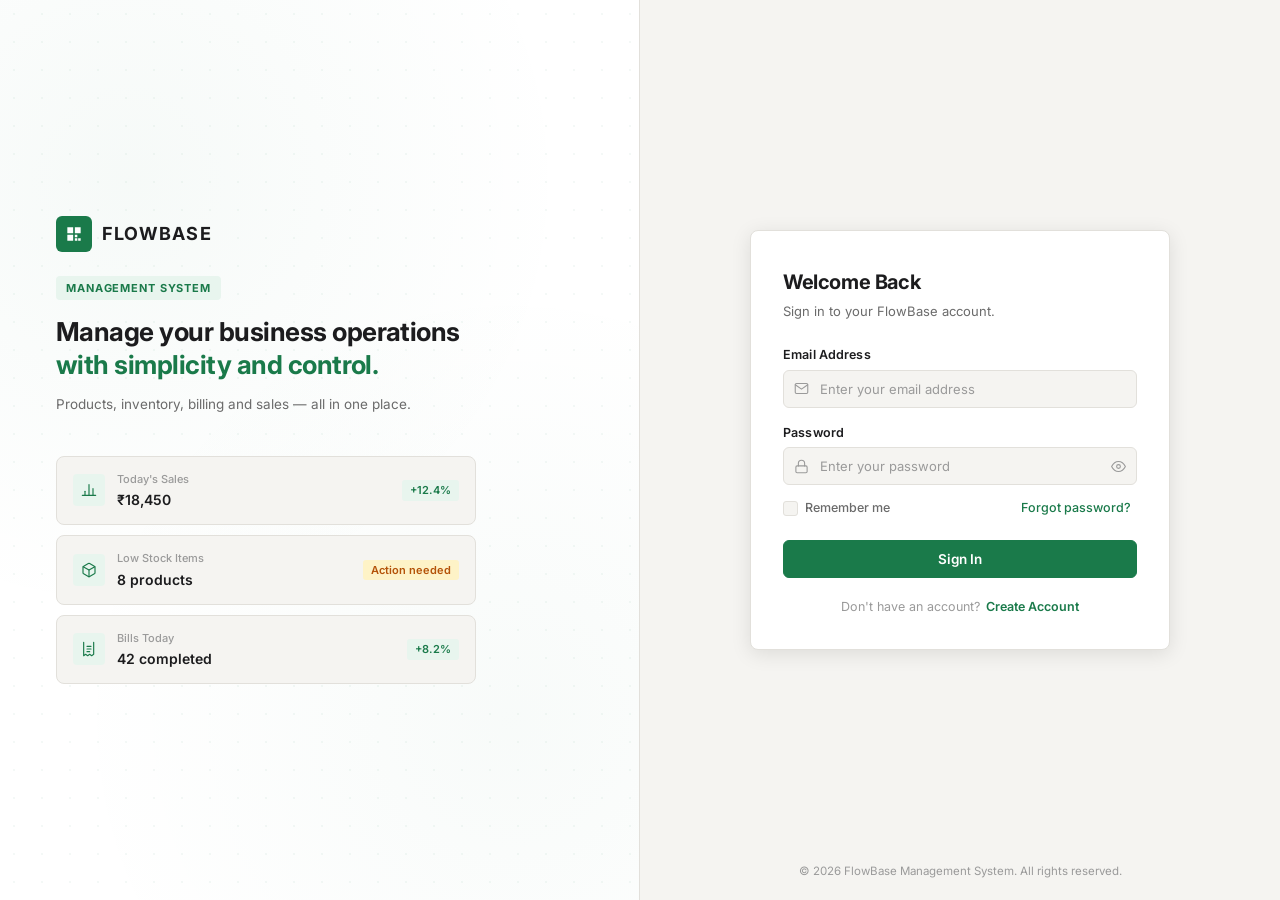
<file: billing.html>
<!DOCTYPE html>
<html lang="en">
<head>
  <meta charset="UTF-8" />
  <meta name="viewport" content="width=device-width, initial-scale=1.0" />
  <title>Billing — FlowBase</title>
  <meta name="description" content="FlowBase Billing — create bills quickly and manage your transactions." />
  <link rel="preconnect" href="https://fonts.googleapis.com" />
  <link rel="preconnect" href="https://fonts.gstatic.com" crossorigin />
  <link href="https://fonts.googleapis.com/css2?family=Inter:wght@400;500;600;700&display=swap" rel="stylesheet" />
  <link rel="stylesheet" href="css/dashboard.css" />
  <link rel="stylesheet" href="css/billing.css" />
</head>
<body>

<div class="app-shell">

  <!-- SIDEBAR OVERLAY (mobile) -->
  <div class="sidebar-overlay" id="sidebar-overlay" aria-hidden="true"></div>

  <!-- SIDEBAR -->
  <aside class="sidebar" id="sidebar" role="navigation" aria-label="Main navigation">
    <a class="sidebar-logo" href="dashboard.html" aria-label="FlowBase home">
      <span class="sidebar-logo-mark" aria-hidden="true">
        <svg viewBox="0 0 24 24" fill="currentColor"><path d="M4 4h7v7H4V4zm0 9h7v7H4v-7zm9-9h7v7h-7V4zm0 9h3v3h-3v-3zm4 4h3v3h-3v-3zm-4 0h3v3h-3v-3z"/></svg>
      </span>
      <span class="sidebar-logo-text">FLOWBASE</span>
    </a>
    <nav class="sidebar-nav" aria-label="Primary">
      
      <div class="sidebar-nav-section">
        <a class="nav-item" href="dashboard.html" id="nav-dashboard">
          <svg viewBox="0 0 24 24" fill="none" stroke="currentColor" stroke-width="1.75" stroke-linecap="round" stroke-linejoin="round" aria-hidden="true"><rect x="3" y="3" width="7" height="7"/><rect x="14" y="3" width="7" height="7"/><rect x="14" y="14" width="7" height="7"/><rect x="3" y="14" width="7" height="7"/></svg>
          <span>Dashboard</span>
        </a>
        <a class="nav-item active" href="billing.html" id="nav-billing" aria-current="page">
          <svg viewBox="0 0 24 24" fill="none" stroke="currentColor" stroke-width="1.75" stroke-linecap="round" stroke-linejoin="round" aria-hidden="true"><path d="M4 2v20l3-2 3 2 3-2 3 2 3-2V2"/><line x1="9" y1="8" x2="15" y2="8"/><line x1="9" y1="12" x2="15" y2="12"/><line x1="9" y1="16" x2="13" y2="16"/></svg>
          <span>Billing</span>
        </a>
        <a class="nav-item" href="products.html" id="nav-products">
          <svg viewBox="0 0 24 24" fill="none" stroke="currentColor" stroke-width="1.75" stroke-linecap="round" stroke-linejoin="round" aria-hidden="true"><path d="M6 2L3 6v14a2 2 0 0 0 2 2h14a2 2 0 0 0 2-2V6l-3-4z"/><line x1="3" y1="6" x2="21" y2="6"/><path d="M16 10a4 4 0 0 1-8 0"/></svg>
          <span>Products</span>
        </a>
        <a class="nav-item" href="inventory.html" id="nav-inventory">
          <svg viewBox="0 0 24 24" fill="none" stroke="currentColor" stroke-width="1.75" stroke-linecap="round" stroke-linejoin="round" aria-hidden="true"><path d="M21 16V8a2 2 0 0 0-1-1.73l-7-4a2 2 0 0 0-2 0l-7 4A2 2 0 0 0 3 8v8a2 2 0 0 0 1 1.73l7 4a2 2 0 0 0 2 0l7-4A2 2 0 0 0 21 16z"/><polyline points="3.27 6.96 12 12.01 20.73 6.96"/><line x1="12" y1="22.08" x2="12" y2="12"/></svg>
          <span>Inventory</span>
        </a>
        <a class="nav-item" href="sales.html" id="nav-sales">
          <svg viewBox="0 0 24 24" fill="none" stroke="currentColor" stroke-width="1.75" stroke-linecap="round" stroke-linejoin="round" aria-hidden="true"><line x1="18" y1="20" x2="18" y2="10"/><line x1="12" y1="20" x2="12" y2="4"/><line x1="6" y1="20" x2="6" y2="14"/><line x1="2" y1="20" x2="22" y2="20"/></svg>
          <span>Sales</span>
        </a>
        <a class="nav-item" href="expenses.html" id="nav-expenses">
          <svg viewBox="0 0 24 24" fill="none" stroke="currentColor" stroke-width="1.75" stroke-linecap="round" stroke-linejoin="round" aria-hidden="true"><path d="M14 2H6a2 2 0 0 0-2 2v16a2 2 0 0 0 2 2h12a2 2 0 0 0 2-2V8z"/><polyline points="14 2 14 8 20 8"/><line x1="16" y1="13" x2="8" y2="13"/><line x1="16" y1="17" x2="8" y2="17"/><polyline points="10 9 9 9 8 9"/></svg>
          <span>Expenses</span>
        </a>
        <a class="nav-item" href="employees.html" id="nav-employees">
          <svg viewBox="0 0 24 24" fill="none" stroke="currentColor" stroke-width="1.75" stroke-linecap="round" stroke-linejoin="round" aria-hidden="true"><path d="M17 21v-2a4 4 0 0 0-4-4H5a4 4 0 0 0-4 4v2"/><circle cx="9" cy="7" r="4"/><path d="M23 21v-2a4 4 0 0 0-3-3.87"/><path d="M16 3.13a4 4 0 0 1 0 7.75"/></svg>
          <span>Employees</span>
        </a>
        <a class="nav-item" href="shop.html" id="nav-shop">
          <svg viewBox="0 0 24 24" fill="none" stroke="currentColor" stroke-width="1.75" stroke-linecap="round" stroke-linejoin="round" aria-hidden="true"><path d="M3 9l9-7 9 7v11a2 2 0 0 1-2 2H5a2 2 0 0 1-2-2z"/><polyline points="9 22 9 12 15 12 15 22"/></svg>
          <span>Shop</span>
        </a>
      </div>
      <div class="nav-divider" role="separator"></div>
    </nav>
    <footer class="sidebar-footer">
      <button class="nav-item" id="theme-toggle-btn" type="button" aria-label="Toggle Dark Mode" style="width:100%; border:none; background:none; text-align:left; cursor:pointer;">
        <span class="theme-toggle-icon" aria-hidden="true" style="display:flex; align-items:center; justify-content:center;">
          <svg viewBox="0 0 24 24" fill="none" stroke="currentColor" stroke-width="1.75" stroke-linecap="round" stroke-linejoin="round"><path d="M21 12.79A9 9 0 1 1 11.21 3 7 7 0 0 0 21 12.79z"/></svg>
        </span>
        <span class="theme-toggle-label">Dark Mode</span>
      </button>
      <a class="nav-item" href="settings.html" id="nav-settings">
        <svg viewBox="0 0 24 24" fill="none" stroke="currentColor" stroke-width="1.75" stroke-linecap="round" stroke-linejoin="round" aria-hidden="true"><circle cx="12" cy="12" r="3"/><path d="M19.4 15a1.65 1.65 0 0 0 .33 1.82l.06.06a2 2 0 0 1-2.83 2.83l-.06-.06a1.65 1.65 0 0 0-1.82-.33 1.65 1.65 0 0 0-1 1.51V21a2 2 0 0 1-4 0v-.09A1.65 1.65 0 0 0 9 19.4a1.65 1.65 0 0 0-1.82.33l-.06.06a2 2 0 0 1-2.83-2.83l.06-.06A1.65 1.65 0 0 0 4.68 15a1.65 1.65 0 0 0-1.51-1H3a2 2 0 0 1 0-4h.09A1.65 1.65 0 0 0 4.6 9a1.65 1.65 0 0 0-.33-1.82l-.06-.06a2 2 0 0 1 2.83-2.83l.06.06A1.65 1.65 0 0 0 9 4.68a1.65 1.65 0 0 0 1-1.51V3a2 2 0 0 1 4 0v.09a1.65 1.65 0 0 0 1 1.51 1.65 1.65 0 0 0 1.82-.33l.06-.06a2 2 0 0 1 2.83 2.83l-.06.06A1.65 1.65 0 0 0 19.4 9a1.65 1.65 0 0 0 1.51 1H21a2 2 0 0 1 0 4h-.09a1.65 1.65 0 0 0-1.51 1z"/></svg>
        <span>Settings</span>
      </a>
      <button class="nav-item" id="logout-btn" type="button" aria-label="Log out" style="width:100%; border:none; background:none; text-align:left; cursor:pointer;">
        <svg viewBox="0 0 24 24" fill="none" stroke="currentColor" stroke-width="1.75" stroke-linecap="round" stroke-linejoin="round" aria-hidden="true"><path d="M9 21H5a2 2 0 0 1-2-2V5a2 2 0 0 1 2-2h4"/><polyline points="16 17 21 12 16 7"/><line x1="21" y1="12" x2="9" y2="12"/></svg>
        <span>Logout</span>
      </button>
    </footer>
  </aside>

  <!-- MAIN CONTENT -->
  <div class="main-content">

    <!-- TOP HEADER -->
    <header class="top-header" role="banner">
      <div class="header-left">
        <button class="hamburger-btn" id="hamburger-btn" type="button" aria-label="Toggle sidebar" aria-expanded="false" aria-controls="sidebar">
          <svg viewBox="0 0 24 24" fill="none" stroke="currentColor" stroke-width="1.75" stroke-linecap="round" aria-hidden="true"><line x1="3" y1="6" x2="21" y2="6"/><line x1="3" y1="12" x2="21" y2="12"/><line x1="3" y1="18" x2="21" y2="18"/></svg>
        </button>
        <span class="header-breadcrumb">Billing</span>
      </div>
      <div class="header-right">
        <!-- Profile Button -->
        <button class="header-profile" id="header-user-btn" type="button" aria-label="Shop Admin profile" style="background:none; border:none; cursor:pointer;">
          <div class="profile-avatar" aria-hidden="true">SA</div>
          <div class="profile-info">
            <div class="profile-name">Shop Admin</div>
            <div class="profile-role">Administrator</div>
          </div>
        </button>
      </div>
    </header>

    <!-- PAGE BODY -->
    <main class="page-body" id="main-content">

      <!-- PAGE HEADER -->
      <section class="bil-page-header" aria-label="Page header">
        <div class="bil-page-header-text">
          <h1 class="bil-page-title">Billing</h1>
          <p class="bil-page-subtitle">Create bills quickly and manage your transactions.</p>
        </div>
        <div class="bil-page-actions">
          <button class="btn bil-btn-primary" id="new-bill-btn" type="button">
            <svg viewBox="0 0 24 24" fill="none" stroke="currentColor" stroke-width="2" stroke-linecap="round" aria-hidden="true"><line x1="12" y1="5" x2="12" y2="19"/><line x1="5" y1="12" x2="19" y2="12"/></svg>
            New Bill
          </button>
        </div>
      </section>

      <!-- BILLING LAYOUT -->
      <div class="bil-layout">

        <!-- LEFT: PRODUCT SELECTION -->
        <section class="bil-products-panel" aria-label="Product selection">
          <div class="bil-panel-header">
            <h2 class="bil-panel-title">Select Products</h2>
          </div>
          <div class="bil-search-wrap">
            <svg class="bil-search-icon" viewBox="0 0 24 24" fill="none" stroke="currentColor" stroke-width="1.75" stroke-linecap="round" aria-hidden="true"><circle cx="11" cy="11" r="8"/><line x1="21" y1="21" x2="16.65" y2="16.65"/></svg>
            <input type="search" id="bil-product-search" class="bil-search-input" placeholder="Search products..." autocomplete="off" aria-label="Search products" />
          </div>
          <div class="bil-product-list" id="bil-product-list" role="list">
            <!-- Populated by JS -->
          </div>
        </section>

        <!-- RIGHT: CURRENT BILL -->
        <section class="bil-bill-panel" aria-label="Current bill">
          <div class="bil-panel-header bil-bill-panel-header">
            <div>
              <h2 class="bil-panel-title">Current Bill</h2>
              <div class="bil-bill-meta" id="bil-bill-meta"><!-- Populated by JS --></div>
            </div>
          </div>

          <!-- Bill Items -->
          <div class="bil-items-area" id="bil-items-area">
            <div class="bil-empty-bill" id="bil-empty-bill">
              <svg viewBox="0 0 24 24" fill="none" stroke="currentColor" stroke-width="1.5" stroke-linecap="round" stroke-linejoin="round"><path d="M4 2v20l3-2 3 2 3-2 3 2 3-2V2"/><line x1="9" y1="8" x2="15" y2="8"/><line x1="9" y1="12" x2="15" y2="12"/><line x1="9" y1="16" x2="13" y2="16"/></svg>
              <p>Add products to start billing</p>
            </div>
            <table class="bil-items-table" id="bil-items-table" style="display:none">
              <thead>
                <tr>
                  <th>Product</th>
                  <th class="text-center">Qty</th>
                  <th class="text-right">Price</th>
                  <th class="text-right">Disc</th>
                  <th class="text-right">Total</th>
                  <th></th>
                </tr>
              </thead>
              <tbody id="bil-items-tbody">
                <!-- Populated by JS -->
              </tbody>
            </table>
          </div>

          <!-- Totals -->
          <div class="bil-totals" id="bil-totals">
            <div class="bil-totals-row">
              <span>Subtotal</span>
              <span id="bil-subtotal">₹0</span>
            </div>
            <div class="bil-totals-row">
              <span>Discount</span>
              <div class="bil-discount-row">
                <input type="number" id="bil-discount-value" class="bil-discount-input" min="0" value="0" placeholder="0" aria-label="Discount value" />
                <select id="bil-discount-type" class="bil-discount-type" aria-label="Discount type">
                  <option value="percent">%</option>
                  <option value="fixed">₹</option>
                </select>
              </div>
              <span id="bil-discount-amount" class="bil-discount-display">−₹0</span>
            </div>
            <div class="bil-totals-row">
              <span>Tax</span>
              <div class="bil-tax-row">
                <input type="number" id="bil-tax-percent" class="bil-discount-input" min="0" max="100" value="0" placeholder="0" aria-label="Tax percentage" />
                <span class="bil-tax-label">%</span>
              </div>
              <span id="bil-tax-amount">+₹0</span>
            </div>
            <div class="bil-totals-row bil-grand-total-row">
              <span>Grand Total</span>
              <span id="bil-grand-total">₹0</span>
            </div>
          </div>

          <!-- Payment -->
          <div class="bil-payment-section">
            <div class="bil-payment-label">Payment Method</div>
            <div class="bil-payment-methods" role="group" aria-label="Payment method">
              <label class="bil-payment-btn">
                <input type="radio" name="payment-method" value="Cash" id="pay-cash" checked />
                <span>
                  <svg viewBox="0 0 24 24" fill="none" stroke="currentColor" stroke-width="1.75" stroke-linecap="round" stroke-linejoin="round"><rect x="2" y="6" width="20" height="12" rx="2"/><circle cx="12" cy="12" r="2"/><path d="M6 12h.01M18 12h.01"/></svg>
                  Cash
                </span>
              </label>
              <label class="bil-payment-btn">
                <input type="radio" name="payment-method" value="Card" id="pay-card" />
                <span>
                  <svg viewBox="0 0 24 24" fill="none" stroke="currentColor" stroke-width="1.75" stroke-linecap="round" stroke-linejoin="round"><rect x="1" y="4" width="22" height="16" rx="2"/><line x1="1" y1="10" x2="23" y2="10"/></svg>
                  Card
                </span>
              </label>
              <label class="bil-payment-btn">
                <input type="radio" name="payment-method" value="UPI" id="pay-upi" />
                <span>
                  <svg viewBox="0 0 24 24" fill="none" stroke="currentColor" stroke-width="1.75" stroke-linecap="round" stroke-linejoin="round"><path d="M12 2L2 7l10 5 10-5-10-5z"/><path d="M2 17l10 5 10-5"/><path d="M2 12l10 5 10-5"/></svg>
                  UPI
                </span>
              </label>
            </div>

            <!-- Payment Received Summary (Automatically uses Grand Total) -->
            <div class="bil-cash-section" id="bil-cash-section">
              <div class="bil-auto-pay-note">
                <svg viewBox="0 0 24 24" fill="none" stroke="currentColor" stroke-width="2" stroke-linecap="round" stroke-linejoin="round" style="width:14px; height:14px; color:var(--color-primary); flex-shrink:0;"><path d="M22 11.08V12a10 10 0 1 1-5.93-9.14"/><polyline points="22 4 12 14.01 9 11.01"/></svg>
                <span>Payment amount automatically matches <strong>Grand Total</strong></span>
              </div>
              <div class="bil-cash-row" style="margin-top:6px;">
                <span class="bil-cash-label">Received Amount</span>
                <span class="bil-received-display" id="bil-received-display" style="font-weight:700; font-family:var(--font-mono); color:var(--color-primary);">₹0.00</span>
              </div>
            </div>
          </div>

          <!-- Complete Bill Button -->
          <div class="bil-complete-area">
            <button class="btn bil-btn-complete" id="bil-complete-btn" type="button">
              <svg viewBox="0 0 24 24" fill="none" stroke="currentColor" stroke-width="2" stroke-linecap="round" aria-hidden="true"><polyline points="20 6 9 17 4 12"/></svg>
              Complete Bill
            </button>
          </div>
        </section>

      </div>

      <!-- RECENT BILLS -->
      <section aria-label="Recent bills">
        <div class="prd-table-card" style="margin-top: 0;">
          <div class="section-header" style="padding: 16px 20px 0;">
            <h2 class="section-title">Recent Bills</h2>
          </div>
          <div class="table-scroll-wrap">
            <table class="data-table" id="bil-recent-table" aria-label="Recent bills">
              <thead>
                <tr>
                  <th scope="col">Bill No.</th>
                  <th scope="col">Date</th>
                  <th scope="col">Items</th>
                  <th scope="col">Amount</th>
                  <th scope="col">Payment</th>
                  <th scope="col">Status</th>
                  <th scope="col">Actions</th>
                </tr>
              </thead>
              <tbody id="bil-recent-tbody">
                <!-- Populated by JS -->
              </tbody>
            </table>
          </div>
        </div>
      </section>

    </main>
  </div>
</div>

<!-- LOGOUT MODAL -->
<div class="modal-overlay" id="logout-modal" role="dialog" aria-modal="true" aria-labelledby="logout-modal-title">
  <div class="modal">
    <h2 class="modal-title" id="logout-modal-title">Log out?</h2>
    <p class="modal-desc">You will be signed out of FlowBase. Any unsaved changes will be lost.</p>
    <div class="modal-actions">
      <button class="btn btn-ghost" id="logout-cancel" type="button">Cancel</button>
      <button class="btn btn-danger" id="logout-confirm" type="button">Log out</button>
    </div>
  </div>
</div>

<!-- NEW BILL CONFIRM MODAL -->
<div class="modal-overlay" id="bil-new-bill-modal" role="dialog" aria-modal="true" aria-labelledby="bil-new-bill-title">
  <div class="modal">
    <h2 class="modal-title" id="bil-new-bill-title">Start New Bill?</h2>
    <p class="modal-desc">The current bill has items. Starting a new bill will clear them.</p>
    <div class="modal-actions">
      <button class="btn btn-ghost" id="bil-new-bill-cancel" type="button">Cancel</button>
      <button class="btn btn-danger" id="bil-new-bill-confirm" type="button">Clear & Start New</button>
    </div>
  </div>
</div>

<!-- VIEW BILL MODAL (printable) -->
<div class="modal-overlay bil-modal-overlay" id="bil-view-modal" role="dialog" aria-modal="true" aria-labelledby="bil-view-title">
  <div class="modal bil-view-modal-inner">
    <div class="prd-modal-header">
      <h2 class="modal-title" id="bil-view-title">Bill Details</h2>
      <button class="prd-modal-close" id="bil-view-close" type="button" aria-label="Close modal">
        <svg viewBox="0 0 24 24" fill="none" stroke="currentColor" stroke-width="2" stroke-linecap="round" aria-hidden="true"><line x1="18" y1="6" x2="6" y2="18"/><line x1="6" y1="6" x2="18" y2="18"/></svg>
      </button>
    </div>
    <div id="bil-view-content" class="bil-view-content"><!-- Populated by JS --></div>
    <div class="modal-actions" style="padding: 14px 24px 20px; border-top: 1px solid var(--color-border-light);">
      <button class="btn btn-ghost" id="bil-view-close-btn" type="button">Close</button>
      <button class="btn bil-btn-primary" id="bil-print-btn" type="button">
        <svg viewBox="0 0 24 24" fill="none" stroke="currentColor" stroke-width="1.75" stroke-linecap="round" stroke-linejoin="round" aria-hidden="true"><polyline points="6 9 6 2 18 2 18 9"/><path d="M6 18H4a2 2 0 0 1-2-2v-5a2 2 0 0 1 2-2h16a2 2 0 0 1 2 2v5a2 2 0 0 1-2 2h-2"/><rect x="6" y="14" width="12" height="8"/></svg>
        Print
      </button>
    </div>
  </div>
</div>

<!-- PRINT TEMPLATE (hidden) -->
<div id="bil-print-area" class="bil-print-area" aria-hidden="true"></div>

<!-- TOAST CONTAINER -->
<div class="toast-container" id="toast-container" aria-live="assertive" aria-atomic="false"></div>

<!-- API & Auth Integration -->
<script src="js/api.js"></script>
<script src="js/billing.js"></script>
</body>
</html>
</file>
<file: css/dashboard.css>
/* ============================================
   FlowBase Dashboard — dashboard.css
   ============================================ */

/* --- Google Fonts --- */
@import url('https://fonts.googleapis.com/css2?family=Inter:wght@400;500;600;700&display=swap');

/* --- CSS Variables / Design Tokens --- */
:root {
  --color-primary:        #1a7a4a;
  --color-primary-dark:   #155e39;
  --color-primary-light:  #e8f5ee;
  --color-primary-muted:  #c8e6d7;

  --color-bg:             #f5f4f1;
  --color-surface:        #ffffff;
  --color-border:         #e2e0db;
  --color-border-light:   #ece9e3;

  --color-text:           #1c1c1e;
  --color-text-secondary: #6b6b6b;
  --color-text-muted:     #9a9a9a;

  --color-success:        #1a7a4a;
  --color-success-bg:     #e8f5ee;
  --color-warning:        #b45309;
  --color-warning-bg:     #fef3c7;
  --color-danger:         #b91c1c;
  --color-danger-bg:      #fee2e2;

  --sidebar-width:        240px;
  --sidebar-collapsed:    64px;
  --header-height:        60px;

  --radius-sm:            4px;
  --radius-md:            6px;
  --radius-lg:            8px;

  --shadow-sm:            0 1px 3px rgba(0,0,0,0.06), 0 1px 2px rgba(0,0,0,0.04);
  --shadow-md:            0 2px 8px rgba(0,0,0,0.08);

  --font-family:          'Inter', -apple-system, BlinkMacSystemFont, 'Segoe UI', sans-serif;
  --transition:           150ms ease;
}

/* --- Reset & Base --- */
*, *::before, *::after {
  box-sizing: border-box;
  margin: 0;
  padding: 0;
}

html {
  font-size: 14px;
  -webkit-font-smoothing: antialiased;
}

body {
  font-family: var(--font-family);
  background-color: var(--color-bg);
  color: var(--color-text);
  line-height: 1.5;
  min-height: 100vh;
  overflow-x: hidden;
}

/* --- Layout Shell --- */
.app-shell {
  display: flex;
  min-height: 100vh;
}

/* ============================================
   SIDEBAR
   ============================================ */
.sidebar {
  width: var(--sidebar-width);
  background-color: var(--color-surface);
  border-right: 1px solid var(--color-border);
  display: flex;
  flex-direction: column;
  position: fixed;
  top: 0;
  left: 0;
  height: 100vh;
  z-index: 200;
  transition: transform var(--transition), width var(--transition);
  overflow: hidden;
}

.sidebar-logo {
  display: flex;
  align-items: center;
  gap: 8px;
  padding: 0 20px;
  height: var(--header-height);
  border-bottom: 1px solid var(--color-border);
  flex-shrink: 0;
  text-decoration: none;
}

.sidebar-logo-mark {
  width: 28px;
  height: 28px;
  background-color: var(--color-primary);
  border-radius: var(--radius-sm);
  display: flex;
  align-items: center;
  justify-content: center;
  flex-shrink: 0;
}

.sidebar-logo-mark svg {
  width: 16px;
  height: 16px;
  fill: #ffffff;
}

.sidebar-logo-text {
  font-size: 15px;
  font-weight: 700;
  color: var(--color-text);
  letter-spacing: 0.04em;
  white-space: nowrap;
}

/* Nav */
.sidebar-nav {
  flex: 1;
  padding: 12px 0;
  overflow-y: auto;
  overflow-x: hidden;
}

.sidebar-nav-section {
  padding: 0;
}

.nav-label {
  font-size: 10px;
  font-weight: 600;
  letter-spacing: 0.08em;
  color: var(--color-text-muted);
  text-transform: uppercase;
  padding: 8px 20px 4px;
  display: none; /* hidden by default, shown on collapsed state optionally */
}

.nav-item {
  display: flex;
  align-items: center;
  gap: 10px;
  padding: 9px 20px;
  color: var(--color-text-secondary);
  text-decoration: none;
  font-size: 13.5px;
  font-weight: 500;
  border-radius: 0;
  cursor: pointer;
  transition: background-color var(--transition), color var(--transition);
  white-space: nowrap;
  position: relative;
  border: none;
  background: none;
  width: 100%;
  text-align: left;
}

.nav-item:hover {
  background-color: var(--color-bg);
  color: var(--color-text);
}

.nav-item.active {
  background-color: var(--color-primary-light);
  color: var(--color-primary);
}

.nav-item.active::before {
  content: '';
  position: absolute;
  left: 0;
  top: 0;
  bottom: 0;
  width: 3px;
  background-color: var(--color-primary);
  border-radius: 0 2px 2px 0;
}

.nav-item svg {
  width: 16px;
  height: 16px;
  flex-shrink: 0;
  stroke-width: 1.75;
}

.nav-item span {
  flex: 1;
}

.nav-divider {
  height: 1px;
  background-color: var(--color-border-light);
  margin: 8px 0;
}

/* Sidebar Footer */
.sidebar-footer {
  padding: 12px 0;
  border-top: 1px solid var(--color-border);
  flex-shrink: 0;
}

/* ============================================
   MAIN CONTENT
   ============================================ */
.main-content {
  margin-left: var(--sidebar-width);
  flex: 1;
  display: flex;
  flex-direction: column;
  min-height: 100vh;
  min-width: 0;
}

/* ============================================
   TOP HEADER
   ============================================ */
.top-header {
  height: var(--header-height);
  background-color: var(--color-surface);
  border-bottom: 1px solid var(--color-border);
  display: flex;
  align-items: center;
  justify-content: space-between;
  padding: 0 24px;
  position: sticky;
  top: 0;
  z-index: 100;
  gap: 16px;
}

.header-left {
  display: flex;
  align-items: center;
  gap: 12px;
}

.hamburger-btn {
  display: none;
  align-items: center;
  justify-content: center;
  width: 34px;
  height: 34px;
  border: none;
  background: none;
  cursor: pointer;
  border-radius: var(--radius-md);
  color: var(--color-text-secondary);
  transition: background-color var(--transition);
}

.hamburger-btn:hover {
  background-color: var(--color-bg);
}

.header-breadcrumb {
  font-size: 14px;
  font-weight: 600;
  color: var(--color-text);
}

.header-right {
  display: flex;
  align-items: center;
  gap: 6px;
}

/* Search */
.header-search {
  display: flex;
  align-items: center;
  gap: 8px;
  background-color: var(--color-bg);
  border: 1px solid var(--color-border);
  border-radius: var(--radius-md);
  padding: 6px 12px;
  transition: border-color var(--transition), width var(--transition);
  width: 200px;
}

.header-search:focus-within {
  border-color: var(--color-primary);
  width: 260px;
}

.header-search svg {
  width: 14px;
  height: 14px;
  color: var(--color-text-muted);
  flex-shrink: 0;
}

.header-search input {
  border: none;
  background: none;
  outline: none;
  font-family: var(--font-family);
  font-size: 13px;
  color: var(--color-text);
  width: 100%;
}

.header-search input::placeholder {
  color: var(--color-text-muted);
}

/* Icon buttons */
.icon-btn {
  display: flex;
  align-items: center;
  justify-content: center;
  width: 34px;
  height: 34px;
  border: none;
  background: none;
  cursor: pointer;
  border-radius: var(--radius-md);
  color: var(--color-text-secondary);
  transition: background-color var(--transition), color var(--transition);
  position: relative;
}

.icon-btn:hover {
  background-color: var(--color-bg);
  color: var(--color-text);
}

.icon-btn svg {
  width: 18px;
  height: 18px;
}

.notification-badge {
  position: absolute;
  top: 4px;
  right: 4px;
  width: 8px;
  height: 8px;
  background-color: var(--color-danger);
  border-radius: 50%;
  border: 1.5px solid var(--color-surface);
}

/* Profile */
.header-profile {
  display: flex;
  align-items: center;
  gap: 8px;
  padding: 4px 10px 4px 4px;
  border-radius: var(--radius-md);
  cursor: pointer;
  border: none;
  background: none;
  transition: background-color var(--transition);
  margin-left: 4px;
}

.header-profile:hover {
  background-color: var(--color-bg);
}

.profile-avatar {
  width: 30px;
  height: 30px;
  background-color: var(--color-primary);
  border-radius: var(--radius-sm);
  display: flex;
  align-items: center;
  justify-content: center;
  font-size: 12px;
  font-weight: 600;
  color: #fff;
  flex-shrink: 0;
}

.profile-info {
  display: flex;
  flex-direction: column;
  justify-content: center;
  text-align: left;
  min-width: 0;
}

.profile-name {
  font-size: 12.5px;
  font-weight: 600;
  color: var(--color-text);
  line-height: 1.25;
  white-space: nowrap;
  overflow: hidden;
  text-overflow: ellipsis;
  max-width: 140px;
}

.profile-role {
  font-size: 11px;
  color: var(--color-text-muted);
  line-height: 1.2;
  white-space: nowrap;
}

/* ============================================
   PAGE BODY
   ============================================ */
.page-body {
  padding: 24px;
  flex: 1;
  display: flex;
  flex-direction: column;
  gap: 24px;
  max-width: 1400px;
  width: 100%;
}

/* ============================================
   WELCOME SECTION
   ============================================ */
.welcome-section {
  display: flex;
  align-items: center;
  justify-content: space-between;
  gap: 16px;
}

.welcome-text h1 {
  font-size: 17px;
  font-weight: 600;
  color: var(--color-text);
  margin-bottom: 2px;
}

.welcome-text p {
  font-size: 13px;
  color: var(--color-text-secondary);
}

.welcome-date {
  font-size: 12.5px;
  color: var(--color-text-muted);
  text-align: right;
}

/* ============================================
   KPI CARDS
   ============================================ */
.kpi-grid {
  display: grid;
  grid-template-columns: repeat(4, 1fr);
  gap: 16px;
}

.kpi-card {
  background-color: var(--color-surface);
  border: 1px solid var(--color-border);
  border-radius: var(--radius-lg);
  padding: 16px 18px;
  display: flex;
  flex-direction: column;
  gap: 10px;
  transition: box-shadow var(--transition);
}

.kpi-card:hover {
  box-shadow: var(--shadow-md);
}

.kpi-card-header {
  display: flex;
  align-items: center;
  justify-content: space-between;
}

.kpi-label {
  font-size: 12px;
  font-weight: 500;
  color: var(--color-text-secondary);
  letter-spacing: 0.01em;
}

.kpi-icon {
  width: 30px;
  height: 30px;
  border-radius: var(--radius-sm);
  display: flex;
  align-items: center;
  justify-content: center;
  background-color: var(--color-primary-light);
}

.kpi-icon svg {
  width: 15px;
  height: 15px;
  color: var(--color-primary);
}

.kpi-icon.warning { background-color: var(--color-warning-bg); }
.kpi-icon.warning svg { color: var(--color-warning); }
.kpi-icon.danger { background-color: var(--color-danger-bg); }
.kpi-icon.danger svg { color: var(--color-danger); }

.kpi-value {
  font-size: 22px;
  font-weight: 700;
  color: var(--color-text);
  letter-spacing: -0.02em;
  line-height: 1.1;
}

.kpi-footer {
  display: flex;
  align-items: center;
  gap: 5px;
  font-size: 12px;
}

.kpi-delta {
  display: flex;
  align-items: center;
  gap: 3px;
  font-weight: 600;
}

.kpi-delta.up      { color: var(--color-success); }
.kpi-delta.down    { color: var(--color-danger); }
.kpi-delta.warn    { color: var(--color-warning); }
.kpi-delta.neutral { color: var(--color-text-secondary); font-weight: 500; }

.kpi-delta svg {
  width: 12px;
  height: 12px;
}

.kpi-compare {
  color: var(--color-text-muted);
}

/* ============================================
   SECTION TITLES
   ============================================ */
.section-header {
  display: flex;
  align-items: center;
  justify-content: space-between;
  margin-bottom: 14px;
}

.section-title {
  font-size: 14px;
  font-weight: 600;
  color: var(--color-text);
}

.section-action {
  font-size: 12.5px;
  font-weight: 500;
  color: var(--color-primary);
  cursor: pointer;
  border: none;
  background: none;
  padding: 4px 8px;
  border-radius: var(--radius-sm);
  transition: background-color var(--transition);
  text-decoration: none;
}

.section-action:hover {
  background-color: var(--color-primary-light);
}

/* ============================================
   CHARTS AREA
   ============================================ */
.charts-row {
  display: grid;
  grid-template-columns: 1fr;
  gap: 16px;
}

.chart-card {
  background-color: var(--color-surface);
  border: 1px solid var(--color-border);
  border-radius: var(--radius-lg);
  padding: 20px;
}

.chart-controls {
  display: flex;
  gap: 4px;
}

.chart-filter-btn {
  padding: 5px 11px;
  font-size: 12px;
  font-weight: 500;
  border: 1px solid var(--color-border);
  background-color: transparent;
  border-radius: var(--radius-sm);
  color: var(--color-text-secondary);
  cursor: pointer;
  transition: all var(--transition);
  font-family: var(--font-family);
}

.chart-filter-btn:hover {
  border-color: var(--color-primary);
  color: var(--color-primary);
}

.chart-filter-btn.active {
  background-color: var(--color-primary);
  border-color: var(--color-primary);
  color: #ffffff;
}

.chart-wrapper {
  margin-top: 16px;
  height: 220px;
  position: relative;
}

/* ============================================
   TWO COLUMN ROW (top products + low stock)
   ============================================ */
.two-col-row {
  display: grid;
  grid-template-columns: 1fr 1fr;
  gap: 16px;
}

/* ============================================
   TABLES
   ============================================ */
.table-card {
  background-color: var(--color-surface);
  border: 1px solid var(--color-border);
  border-radius: var(--radius-lg);
  overflow: hidden;
}

.table-card .section-header {
  padding: 16px 20px 0;
  margin-bottom: 0;
}

.data-table {
  width: 100%;
  border-collapse: collapse;
  font-size: 13px;
}

.data-table thead th {
  padding: 10px 12px;
  text-align: left;
  font-size: 11px;
  font-weight: 600;
  color: var(--color-text-muted);
  letter-spacing: 0.05em;
  text-transform: uppercase;
  border-bottom: 1px solid var(--color-border);
  background-color: var(--color-bg);
  white-space: nowrap;
}

.data-table thead th:first-child {
  padding-left: 20px;
}

.data-table thead th:last-child {
  padding-right: 20px;
}

.data-table tbody tr {
  border-bottom: 1px solid var(--color-border-light);
  transition: background-color var(--transition);
}

.data-table tbody tr:last-child {
  border-bottom: none;
}

.data-table tbody tr:hover {
  background-color: var(--color-bg);
}

.data-table tbody td {
  padding: 11px 12px;
  color: var(--color-text);
  vertical-align: middle;
}

.data-table tbody td:first-child {
  padding-left: 20px;
}

.data-table tbody td:last-child {
  padding-right: 20px;
}

.table-footer {
  padding: 12px 20px;
  border-top: 1px solid var(--color-border-light);
  display: flex;
  align-items: center;
  justify-content: flex-end;
}

/* Product Name Cell */
.product-name {
  font-weight: 500;
  color: var(--color-text);
}

.text-right {
  text-align: right;
}

.text-muted {
  color: var(--color-text-secondary);
}

.text-mono {
  font-variant-numeric: tabular-nums;
}

/* Status Badges */
.badge {
  display: inline-flex;
  align-items: center;
  gap: 4px;
  padding: 3px 8px;
  border-radius: 3px;
  font-size: 11px;
  font-weight: 600;
  white-space: nowrap;
}

.badge-success {
  background-color: var(--color-success-bg);
  color: var(--color-success);
}

.badge-warning {
  background-color: var(--color-warning-bg);
  color: var(--color-warning);
}

.badge-danger {
  background-color: var(--color-danger-bg);
  color: var(--color-danger);
}

.badge-neutral {
  background-color: var(--color-bg);
  color: var(--color-text-secondary);
}

/* Stock indicator */
.stock-bar-wrap {
  display: flex;
  align-items: center;
  gap: 8px;
}

.stock-bar {
  flex: 1;
  height: 4px;
  background-color: var(--color-border);
  border-radius: 2px;
  max-width: 60px;
}

.stock-bar-fill {
  height: 100%;
  border-radius: 2px;
  background-color: var(--color-danger);
}

/* ============================================
   RECENT BILLS TABLE
   ============================================ */
.bills-table-card {
  background-color: var(--color-surface);
  border: 1px solid var(--color-border);
  border-radius: var(--radius-lg);
  overflow: hidden;
}

.bills-table-card .section-header {
  padding: 16px 20px 0;
  margin-bottom: 0;
}

/* Bill number */
.bill-no {
  font-weight: 600;
  color: var(--color-primary);
  font-variant-numeric: tabular-nums;
  font-size: 13px;
}

/* ============================================
   QUICK ACTIONS
   ============================================ */
.quick-actions-card {
  background-color: var(--color-surface);
  border: 1px solid var(--color-border);
  border-radius: var(--radius-lg);
  padding: 20px;
}

.quick-actions-grid {
  display: flex;
  gap: 10px;
  flex-wrap: wrap;
  margin-top: 14px;
}

.qa-btn {
  display: inline-flex;
  align-items: center;
  gap: 7px;
  padding: 9px 16px;
  border-radius: var(--radius-md);
  font-size: 13px;
  font-weight: 500;
  font-family: var(--font-family);
  cursor: pointer;
  border: 1px solid transparent;
  transition: all var(--transition);
  text-decoration: none;
  white-space: nowrap;
}

.qa-btn svg {
  width: 15px;
  height: 15px;
  flex-shrink: 0;
}

.qa-btn-primary {
  background-color: var(--color-primary);
  color: #ffffff;
  border-color: var(--color-primary);
}

.qa-btn-primary:hover {
  background-color: var(--color-primary-dark);
  border-color: var(--color-primary-dark);
}

.qa-btn-secondary {
  background-color: transparent;
  color: var(--color-text);
  border-color: var(--color-border);
}

.qa-btn-secondary:hover {
  background-color: var(--color-bg);
  border-color: var(--color-primary-muted);
  color: var(--color-primary);
}

/* ============================================
   EMPTY / LOADING / ERROR STATES
   ============================================ */
.state-container {
  display: flex;
  flex-direction: column;
  align-items: center;
  justify-content: center;
  padding: 32px 20px;
  gap: 8px;
  text-align: center;
}

.state-container svg {
  width: 32px;
  height: 32px;
  color: var(--color-border);
}

.state-title {
  font-size: 13.5px;
  font-weight: 500;
  color: var(--color-text-secondary);
}

.state-desc {
  font-size: 12px;
  color: var(--color-text-muted);
}

/* Loading spinner */
.spinner {
  width: 22px;
  height: 22px;
  border: 2.5px solid var(--color-border);
  border-top-color: var(--color-primary);
  border-radius: 50%;
  animation: spin 0.7s linear infinite;
}

@keyframes spin {
  to { transform: rotate(360deg); }
}

/* ============================================
   TOAST NOTIFICATIONS
   ============================================ */
.toast-container {
  position: fixed;
  bottom: 24px;
  right: 24px;
  display: flex;
  flex-direction: column;
  gap: 8px;
  z-index: 500;
  pointer-events: none;
}

.toast {
  display: flex;
  align-items: center;
  gap: 10px;
  padding: 12px 16px;
  background-color: var(--color-text);
  color: #fff;
  border-radius: var(--radius-md);
  font-size: 13px;
  font-weight: 500;
  pointer-events: auto;
  box-shadow: var(--shadow-md);
  animation: toastIn 200ms ease forwards;
  max-width: 300px;
}

.toast.toast-success {
  background-color: var(--color-success);
}

.toast.toast-warning {
  background-color: var(--color-warning);
}

.toast.toast-danger {
  background-color: var(--color-danger);
}

.toast.toast-out {
  animation: toastOut 200ms ease forwards;
}

.toast svg {
  width: 16px;
  height: 16px;
  flex-shrink: 0;
}

@keyframes toastIn {
  from { opacity: 0; transform: translateY(8px); }
  to   { opacity: 1; transform: translateY(0); }
}

@keyframes toastOut {
  from { opacity: 1; transform: translateY(0); }
  to   { opacity: 0; transform: translateY(8px); }
}

/* ============================================
   MODAL (Logout Confirm)
   ============================================ */
.modal-overlay {
  position: fixed;
  inset: 0;
  background-color: rgba(0, 0, 0, 0.45);
  backdrop-filter: blur(2px);
  display: flex;
  align-items: center;
  justify-content: center;
  z-index: 400;
  opacity: 0;
  pointer-events: none;
  transition: opacity var(--transition);
  padding: 20px;
  overflow-y: auto;
  box-sizing: border-box;
}

.modal-overlay.open {
  opacity: 1;
  pointer-events: auto;
}

.modal {
  background-color: var(--color-surface);
  border: 1px solid var(--color-border);
  border-radius: var(--radius-lg);
  padding: 24px;
  width: 100%;
  max-width: 440px;
  box-shadow: var(--shadow-lg, 0 10px 25px -5px rgba(0, 0, 0, 0.1));
  transform: translateY(8px);
  transition: transform var(--transition);
  max-height: calc(100vh - 40px);
  overflow-y: auto;
  box-sizing: border-box;
}

.modal-overlay.open .modal {
  transform: translateY(0);
}

.modal-title {
  font-size: 16px;
  font-weight: 600;
  color: var(--color-text);
  margin-bottom: 8px;
}

.modal-desc {
  font-size: 13px;
  color: var(--color-text-secondary);
  margin-bottom: 20px;
}

.modal-actions {
  display: flex;
  gap: 8px;
  justify-content: flex-end;
}

.btn {
  display: inline-flex;
  align-items: center;
  justify-content: center;
  gap: 6px;
  padding: 8px 16px;
  border-radius: var(--radius-md);
  font-size: 13px;
  font-weight: 500;
  cursor: pointer;
  border: 1px solid transparent;
  font-family: var(--font-family);
  transition: all var(--transition);
  white-space: nowrap;
}

.btn svg {
  width: 15px;
  height: 15px;
  flex-shrink: 0;
}

.btn-ghost {
  background: transparent;
  border-color: var(--color-border);
  color: var(--color-text-secondary);
}

.btn-ghost:hover {
  background-color: var(--color-bg);
}

.btn-danger {
  background-color: var(--color-danger);
  color: #fff;
}

.btn-danger:hover {
  background-color: #991b1b;
}

/* ============================================
   SEARCH RESULTS OVERLAY
   ============================================ */
.search-results {
  position: absolute;
  top: calc(100% + 6px);
  right: 0;
  width: 320px;
  background-color: var(--color-surface);
  border: 1px solid var(--color-border);
  border-radius: var(--radius-lg);
  box-shadow: var(--shadow-md);
  z-index: 300;
  display: none;
}

.search-results.visible {
  display: block;
}

.search-results-header {
  padding: 10px 14px;
  font-size: 11px;
  font-weight: 600;
  color: var(--color-text-muted);
  letter-spacing: 0.05em;
  text-transform: uppercase;
  border-bottom: 1px solid var(--color-border-light);
}

.search-result-item {
  display: flex;
  align-items: center;
  justify-content: space-between;
  padding: 10px 14px;
  cursor: pointer;
  transition: background-color var(--transition);
  border-bottom: 1px solid var(--color-border-light);
}

.search-result-item:last-child {
  border-bottom: none;
}

.search-result-item:hover {
  background-color: var(--color-bg);
}

.search-result-name {
  font-size: 13px;
  font-weight: 500;
}

.search-result-meta {
  font-size: 12px;
  color: var(--color-text-muted);
}

.search-no-results {
  padding: 16px 14px;
  text-align: center;
  font-size: 13px;
  color: var(--color-text-muted);
}

/* Position anchor for search */
.search-wrapper {
  position: relative;
}

/* ============================================
   SIDEBAR OVERLAY (mobile)
   ============================================ */
.sidebar-overlay {
  display: none;
  position: fixed;
  inset: 0;
  background-color: rgba(0,0,0,0.3);
  z-index: 190;
}

/* ============================================
   RESPONSIVE
   ============================================ */

/* Tablet — 1024px */
@media (max-width: 1024px) {
  .two-col-row {
    grid-template-columns: 1fr;
  }

  .kpi-grid {
    grid-template-columns: repeat(2, 1fr);
  }

  .header-search {
    width: 160px;
  }

  .header-search:focus-within {
    width: 200px;
  }
}

/* Tablet — 768px */
@media (max-width: 768px) {
  .sidebar {
    transform: translateX(-100%);
  }

  .sidebar.open {
    transform: translateX(0);
  }

  .sidebar-overlay {
    display: block;
    pointer-events: none;
    opacity: 0;
    transition: opacity var(--transition);
  }

  .sidebar-overlay.open {
    pointer-events: auto;
    opacity: 1;
  }

  .main-content {
    margin-left: 0;
  }

  .hamburger-btn {
    display: flex;
  }

  .page-body {
    padding: 16px;
    gap: 16px;
  }

  .chart-wrapper {
    height: 180px;
  }

  .kpi-grid {
    grid-template-columns: repeat(2, 1fr);
    gap: 12px;
  }

  .welcome-date {
    display: none;
  }

  .profile-info {
    display: none;
  }

  .header-search {
    width: 140px;
  }

  .header-search:focus-within {
    width: 170px;
  }
}

/* Mobile — 390px */
@media (max-width: 480px) {
  .kpi-grid {
    grid-template-columns: 1fr 1fr;
    gap: 10px;
  }

  .kpi-value {
    font-size: 18px;
  }

  .kpi-card {
    padding: 12px 14px;
  }

  .page-body {
    padding: 12px;
    gap: 14px;
  }

  .quick-actions-grid {
    flex-direction: column;
  }

  .qa-btn {
    width: 100%;
    justify-content: center;
  }

  .header-search {
    display: none;
  }

  .data-table {
    font-size: 12px;
  }

  .data-table thead th,
  .data-table tbody td {
    padding-left: 12px;
    padding-right: 8px;
  }

  .data-table thead th:first-child,
  .data-table tbody td:first-child {
    padding-left: 14px;
  }

  .table-scroll-wrap {
    overflow-x: auto;
    -webkit-overflow-scrolling: touch;
  }

  .chart-wrapper {
    height: 160px;
  }

  .welcome-section {
    flex-direction: column;
    align-items: flex-start;
    gap: 4px;
  }

  .welcome-text h1 {
    font-size: 15px;
  }

  .top-header {
    padding: 0 14px;
    gap: 10px;
  }

  .search-results {
    width: 260px;
    right: -30px;
  }
}

/* ============================================
   DARK THEME VARIABLES & OVERRIDES
   ============================================ */
[data-theme="dark"],
.dark-theme {
  --color-bg:             #0f1115;
  --color-surface:        #181b20;
  --color-border:         #282c34;
  --color-border-light:   #21252d;

  --color-text:           #f3f4f6;
  --color-text-secondary: #9ca3af;
  --color-text-muted:     #6b7280;

  --color-primary-light:  rgba(26, 122, 74, 0.22);
  --color-primary-muted:  rgba(26, 122, 74, 0.35);

  --color-success-bg:     rgba(26, 122, 74, 0.22);
  --color-warning-bg:     rgba(180, 83, 9, 0.22);
  --color-danger-bg:      rgba(185, 28, 28, 0.22);

  --shadow-sm:            0 1px 3px rgba(0,0,0,0.3);
  --shadow-md:            0 4px 12px rgba(0,0,0,0.4);
}

[data-theme="dark"] .kpi-card,
[data-theme="dark"] .card,
[data-theme="dark"] .modal,
[data-theme="dark"] .table-card,
[data-theme="dark"] .prd-dropdown,
[data-theme="dark"] .search-results,
[data-theme="dark"] .bil-product-item,
[data-theme="dark"] .bil-cart-panel {
  background-color: #181b20;
  border-color: #282c34;
}

[data-theme="dark"] .data-table thead th,
[data-theme="dark"] .prd-table thead th {
  background-color: #131519;
  border-color: #282c34;
}

[data-theme="dark"] .data-table tbody tr:hover,
[data-theme="dark"] .prd-table tbody tr:hover {
  background-color: rgba(255, 255, 255, 0.03);
}

[data-theme="dark"] .form-input,
[data-theme="dark"] .form-select,
[data-theme="dark"] .prd-form-input,
[data-theme="dark"] .prd-form-select,
[data-theme="dark"] .prd-search-input,
[data-theme="dark"] .search-input,
[data-theme="dark"] .bil-search-input {
  background-color: #121418;
  border-color: #2e333d;
  color: #f3f4f6;
}

/* Tab Switcher Styles */
.nav-tabs {
  display: flex;
  gap: 8px;
  border-bottom: 1px solid var(--color-border);
  padding-bottom: 12px;
  margin-bottom: 20px;
}

.tab-btn {
  background: none;
  border: 1px solid transparent;
  padding: 8px 16px;
  border-radius: var(--radius-md);
  font-size: 13px;
  font-weight: 500;
  color: var(--color-text-secondary);
  cursor: pointer;
  display: inline-flex;
  align-items: center;
  gap: 8px;
  transition: all var(--transition);
}

.tab-btn:hover {
  color: var(--color-text);
  background-color: var(--color-border-light);
}

.tab-btn.active {
  background-color: var(--color-primary-light);
  color: var(--color-primary);
  border-color: var(--color-primary-muted);
  font-weight: 600;
}

[data-theme="dark"] .tab-btn.active {
  background-color: rgba(26, 122, 74, 0.25);
  color: #4ade80;
  border-color: rgba(26, 122, 74, 0.4);
}

/* Category Management Item Rows */
.category-item-row {
  display: flex;
  align-items: center;
  justify-content: space-between;
  padding: 10px 14px;
  border: 1px solid var(--color-border);
  border-radius: var(--radius-md);
  margin-bottom: 8px;
  background-color: var(--color-surface);
}

.category-item-info {
  display: flex;
  flex-direction: column;
  gap: 2px;
}

.category-item-name {
  font-weight: 600;
  font-size: 13px;
}

.category-item-desc {
  font-size: 11px;
  color: var(--color-text-secondary);
}

/* Dynamic Item Row in Purchases */
.purchase-item-row {
  display: grid;
  grid-template-columns: 2fr 1fr 1fr auto;
  gap: 10px;
  align-items: center;
  margin-bottom: 10px;
}

/* Role badge specific colors */
.badge-owner {
  background-color: #fef3c7;
  color: #92400e;
}
.badge-admin {
  background-color: #e0f2fe;
  color: #0369a1;
}
.badge-staff {
  background-color: #f3f4f6;
  color: #4b5563;
}

[data-theme="dark"] .badge-owner {
  background-color: rgba(180, 83, 9, 0.25);
  color: #fcd34d;
}
[data-theme="dark"] .badge-admin {
  background-color: rgba(3, 105, 161, 0.25);
  color: #7dd3fc;
}
[data-theme="dark"] .badge-staff {
  background-color: rgba(75, 85, 99, 0.25);
  color: #d1d5db;
}
</file>
<file: css/billing.css>
/* ============================================
   FlowBase Billing — billing.css
   Extends dashboard.css design system
   ============================================ */

/* ============================================
   PAGE HEADER
   ============================================ */
.bil-page-header {
  display: flex;
  align-items: flex-start;
  justify-content: space-between;
  gap: 16px;
  flex-wrap: wrap;
}

.bil-page-header-text { flex: 1; min-width: 0; }

.bil-page-title {
  font-size: 18px;
  font-weight: 700;
  color: var(--color-text);
  margin-bottom: 3px;
  letter-spacing: -0.01em;
}

.bil-page-subtitle {
  font-size: 13px;
  color: var(--color-text-secondary);
}

.bil-page-actions { display: flex; gap: 8px; flex-shrink: 0; }

.bil-btn-primary {
  background-color: var(--color-primary);
  color: #fff;
  border-color: var(--color-primary);
  display: inline-flex;
  align-items: center;
  gap: 6px;
}

.bil-btn-primary:hover {
  background-color: var(--color-primary-dark);
  border-color: var(--color-primary-dark);
}

.bil-btn-primary svg {
  width: 14px;
  height: 14px;
  flex-shrink: 0;
}

/* ============================================
   BILLING LAYOUT (two columns)
   ============================================ */
.bil-layout {
  display: grid;
  grid-template-columns: 1fr 420px;
  gap: 16px;
  align-items: start;
}

/* ============================================
   PANEL SHARED
   ============================================ */
.bil-panel-header {
  display: flex;
  align-items: center;
  justify-content: space-between;
  padding: 16px 20px 12px;
  border-bottom: 1px solid var(--color-border-light);
}

.bil-panel-title {
  font-size: 14px;
  font-weight: 600;
  color: var(--color-text);
}

/* ============================================
   LEFT: PRODUCT SELECTION
   ============================================ */
.bil-products-panel {
  background-color: var(--color-surface);
  border: 1px solid var(--color-border);
  border-radius: var(--radius-lg);
  overflow: hidden;
  display: flex;
  flex-direction: column;
  min-height: 480px;
}

.bil-search-wrap {
  position: relative;
  padding: 12px 16px;
  border-bottom: 1px solid var(--color-border-light);
}

.bil-search-icon {
  position: absolute;
  left: 26px;
  top: 50%;
  transform: translateY(-50%);
  width: 14px;
  height: 14px;
  color: var(--color-text-muted);
  pointer-events: none;
}

.bil-search-input {
  width: 100%;
  padding: 7px 12px 7px 32px;
  border: 1px solid var(--color-border);
  border-radius: var(--radius-md);
  font-family: var(--font-family);
  font-size: 13px;
  color: var(--color-text);
  background-color: var(--color-bg);
  outline: none;
  transition: border-color var(--transition);
}

.bil-search-input:focus {
  border-color: var(--color-primary);
  background-color: var(--color-surface);
}

.bil-search-input::placeholder { color: var(--color-text-muted); }

.bil-product-list {
  flex: 1;
  overflow-y: auto;
  max-height: 450px;
}

.bil-product-item {
  display: flex;
  align-items: center;
  justify-content: space-between;
  padding: 11px 20px;
  border-bottom: 1px solid var(--color-border-light);
  gap: 12px;
  transition: background-color var(--transition);
}

.bil-product-item:last-child { border-bottom: none; }
.bil-product-item:hover { background-color: var(--color-bg); }

.bil-product-item.out-of-stock { opacity: 0.5; }

.bil-product-info { flex: 1; min-width: 0; }

.bil-product-name {
  font-size: 13px;
  font-weight: 500;
  color: var(--color-text);
  white-space: nowrap;
  overflow: hidden;
  text-overflow: ellipsis;
}

.bil-product-meta {
  display: flex;
  align-items: center;
  gap: 8px;
  margin-top: 2px;
}

.bil-product-sku {
  font-size: 11px;
  color: var(--color-text-muted);
  font-family: 'Courier New', monospace;
}

.bil-product-stock {
  font-size: 11px;
  color: var(--color-text-muted);
}

.bil-product-stock.low  { color: var(--color-warning); }
.bil-product-stock.out  { color: var(--color-danger); }

.bil-product-price-col {
  text-align: right;
  flex-shrink: 0;
}

.bil-product-price {
  font-size: 13px;
  font-weight: 600;
  color: var(--color-text);
  font-variant-numeric: tabular-nums;
}

.bil-add-btn {
  flex-shrink: 0;
  display: inline-flex;
  align-items: center;
  justify-content: center;
  width: 28px;
  height: 28px;
  border: 1px solid var(--color-primary-muted);
  border-radius: var(--radius-md);
  background-color: var(--color-primary-light);
  color: var(--color-primary);
  cursor: pointer;
  font-size: 18px;
  line-height: 1;
  transition: all var(--transition);
  font-family: var(--font-family);
}

.bil-add-btn:hover {
  background-color: var(--color-primary);
  border-color: var(--color-primary);
  color: #fff;
}

.bil-add-btn:disabled {
  opacity: 0.4;
  cursor: not-allowed;
}

.bil-add-btn svg {
  width: 14px;
  height: 14px;
}

.bil-no-products {
  display: flex;
  flex-direction: column;
  align-items: center;
  justify-content: center;
  padding: 40px 20px;
  gap: 8px;
  text-align: center;
}

.bil-no-products svg {
  width: 28px;
  height: 28px;
  color: var(--color-border);
}

.bil-no-products p {
  font-size: 13px;
  color: var(--color-text-muted);
}

/* ============================================
   RIGHT: CURRENT BILL
   ============================================ */
.bil-bill-panel {
  background-color: var(--color-surface);
  border: 1px solid var(--color-border);
  border-radius: var(--radius-lg);
  overflow: hidden;
  display: flex;
  flex-direction: column;
}

.bil-bill-panel-header {
  flex-direction: column;
  align-items: flex-start;
  gap: 4px;
}

.bil-bill-meta {
  font-size: 11.5px;
  color: var(--color-text-muted);
  margin-top: 2px;
}

.bil-bill-meta strong {
  color: var(--color-primary);
  font-weight: 600;
}

/* Bill Items Table */
.bil-items-area {
  flex: 1;
  min-height: 200px;
  overflow-y: auto;
  max-height: 300px;
}

.bil-empty-bill {
  display: flex;
  flex-direction: column;
  align-items: center;
  justify-content: center;
  padding: 48px 20px;
  gap: 10px;
  text-align: center;
}

.bil-empty-bill svg {
  width: 28px;
  height: 28px;
  color: var(--color-border);
}

.bil-empty-bill p {
  font-size: 13px;
  color: var(--color-text-muted);
}

.bil-items-table {
  width: 100%;
  border-collapse: collapse;
  font-size: 12.5px;
}

.bil-items-table thead th {
  padding: 8px 12px;
  text-align: left;
  font-size: 10.5px;
  font-weight: 600;
  color: var(--color-text-muted);
  letter-spacing: 0.05em;
  text-transform: uppercase;
  border-bottom: 1px solid var(--color-border);
  background-color: var(--color-bg);
  white-space: nowrap;
}

.bil-items-table thead th:first-child { padding-left: 20px; }
.bil-items-table thead th:last-child  { padding-right: 20px; }
.bil-items-table thead th.text-center { text-align: center; }
.bil-items-table thead th.text-right  { text-align: right; }

.bil-items-table tbody tr {
  border-bottom: 1px solid var(--color-border-light);
}

.bil-items-table tbody tr:last-child { border-bottom: none; }

.bil-items-table tbody td {
  padding: 8px 12px;
  vertical-align: middle;
  color: var(--color-text);
}

.bil-items-table tbody td:first-child { padding-left: 20px; }
.bil-items-table tbody td:last-child  { padding-right: 20px; }
.bil-items-table tbody td.text-center { text-align: center; }
.bil-items-table tbody td.text-right  { text-align: right; }

.bil-item-name {
  font-weight: 500;
  font-size: 12.5px;
  display: block;
}

.bil-item-sku {
  font-size: 10.5px;
  color: var(--color-text-muted);
}

.bil-qty-ctrl {
  display: inline-flex;
  align-items: center;
  gap: 4px;
}

.bil-qty-btn {
  width: 22px;
  height: 22px;
  border: 1px solid var(--color-border);
  border-radius: 3px;
  background: var(--color-surface);
  cursor: pointer;
  font-size: 14px;
  display: flex;
  align-items: center;
  justify-content: center;
  color: var(--color-text-secondary);
  transition: all var(--transition);
  font-family: var(--font-family);
  padding: 0;
}

.bil-qty-btn:hover:not(:disabled) {
  border-color: var(--color-primary);
  color: var(--color-primary);
}

.bil-qty-btn:disabled { opacity: 0.4; cursor: not-allowed; }

.bil-qty-input {
  width: 36px;
  height: 22px;
  border: 1px solid var(--color-border);
  border-radius: 3px;
  text-align: center;
  font-family: var(--font-family);
  font-size: 12px;
  color: var(--color-text);
  background: var(--color-surface);
  outline: none;
  font-variant-numeric: tabular-nums;
}

.bil-item-discount {
  width: 52px;
  padding: 3px 5px;
  border: 1px solid var(--color-border);
  border-radius: 3px;
  font-family: var(--font-family);
  font-size: 12px;
  text-align: right;
  outline: none;
  color: var(--color-text);
  background: var(--color-surface);
  font-variant-numeric: tabular-nums;
}

.bil-item-discount:focus { border-color: var(--color-primary); }

.bil-item-total {
  font-weight: 600;
  font-variant-numeric: tabular-nums;
}

.bil-remove-btn {
  width: 22px;
  height: 22px;
  border: none;
  background: none;
  cursor: pointer;
  border-radius: 3px;
  color: var(--color-text-muted);
  display: flex;
  align-items: center;
  justify-content: center;
  transition: all var(--transition);
}

.bil-remove-btn:hover {
  background-color: var(--color-danger-bg);
  color: var(--color-danger);
}

.bil-remove-btn svg { width: 13px; height: 13px; }

/* ============================================
   TOTALS
   ============================================ */
.bil-totals {
  border-top: 1px solid var(--color-border);
  padding: 12px 20px;
  display: flex;
  flex-direction: column;
  gap: 8px;
  background-color: var(--color-bg);
}

.bil-totals-row {
  display: flex;
  align-items: center;
  justify-content: space-between;
  font-size: 13px;
  gap: 8px;
}

.bil-totals-row > span:first-child {
  color: var(--color-text-secondary);
  min-width: 70px;
}

.bil-totals-row > span:last-child {
  font-variant-numeric: tabular-nums;
  font-weight: 500;
}

.bil-grand-total-row {
  padding-top: 8px;
  border-top: 1px solid var(--color-border);
  font-weight: 700;
  font-size: 15px;
}

.bil-grand-total-row > span:first-child {
  color: var(--color-text);
}

.bil-discount-row,
.bil-tax-row {
  display: flex;
  align-items: center;
  gap: 4px;
  flex: 1;
  justify-content: flex-end;
}

.bil-discount-input {
  width: 58px;
  padding: 4px 6px;
  border: 1px solid var(--color-border);
  border-radius: var(--radius-sm);
  font-family: var(--font-family);
  font-size: 12.5px;
  text-align: right;
  outline: none;
  background: var(--color-surface);
  color: var(--color-text);
}

.bil-discount-input:focus { border-color: var(--color-primary); }

.bil-discount-type {
  padding: 4px 6px;
  border: 1px solid var(--color-border);
  border-radius: var(--radius-sm);
  font-family: var(--font-family);
  font-size: 12px;
  outline: none;
  background: var(--color-surface);
  color: var(--color-text);
  cursor: pointer;
}

.bil-tax-label {
  font-size: 12.5px;
  color: var(--color-text-secondary);
  white-space: nowrap;
}

.bil-discount-display { color: var(--color-danger); }

/* ============================================
   PAYMENT
   ============================================ */
.bil-payment-section {
  padding: 12px 20px;
  border-top: 1px solid var(--color-border);
  display: flex;
  flex-direction: column;
  gap: 10px;
}

.bil-payment-label {
  font-size: 12px;
  font-weight: 600;
  color: var(--color-text-secondary);
  text-transform: uppercase;
  letter-spacing: 0.05em;
}

.bil-payment-methods {
  display: flex;
  gap: 8px;
  flex-wrap: wrap;
}

.bil-payment-btn {
  cursor: pointer;
  flex: 1;
  min-width: 80px;
}

.bil-payment-btn input[type="radio"] {
  display: none;
}

.bil-payment-btn span {
  display: flex;
  flex-direction: column;
  align-items: center;
  gap: 4px;
  padding: 8px 10px;
  border: 1px solid var(--color-border);
  border-radius: var(--radius-md);
  font-size: 12px;
  font-family: var(--font-family);
  color: var(--color-text-secondary);
  transition: all var(--transition);
  cursor: pointer;
}

.bil-payment-btn input[type="radio"]:checked + span {
  border-color: var(--color-primary);
  background-color: var(--color-primary-light);
  color: var(--color-primary);
  font-weight: 600;
}

.bil-payment-btn span svg {
  width: 16px;
  height: 16px;
}

/* Cash Section */
.bil-cash-section {
  display: flex;
  flex-direction: column;
  gap: 8px;
  padding: 10px;
  background-color: var(--color-bg);
  border-radius: var(--radius-md);
  border: 1px solid var(--color-border-light);
}

.bil-auto-pay-note {
  display: flex;
  align-items: center;
  gap: 7px;
  padding: 7px 10px;
  font-size: 12px;
  color: var(--color-text-secondary);
  background-color: var(--color-primary-light);
  border: 1px solid var(--color-border);
  border-radius: var(--radius-sm);
  margin-bottom: 6px;
}

.bil-auto-pay-note strong {
  color: var(--color-primary);
}

.bil-received-display {
  font-size: 14px;
  font-weight: 700;
  font-family: var(--font-mono);
  color: var(--color-primary);
}

.bil-cash-row {
  display: flex;
  align-items: center;
  justify-content: space-between;
  gap: 8px;
}

.bil-cash-label {
  font-size: 12.5px;
  color: var(--color-text-secondary);
}

.bil-cash-input {
  width: 110px;
  padding: 5px 8px;
  border: 1px solid var(--color-border);
  border-radius: var(--radius-sm);
  font-family: var(--font-family);
  font-size: 13px;
  text-align: right;
  outline: none;
  background: var(--color-surface);
  color: var(--color-text);
  font-variant-numeric: tabular-nums;
}

.bil-cash-input:focus { border-color: var(--color-primary); }

.bil-change-amount {
  font-size: 14px;
  font-weight: 700;
  color: var(--color-primary);
  font-variant-numeric: tabular-nums;
}

/* ============================================
   COMPLETE BILL BUTTON
   ============================================ */
.bil-complete-area {
  padding: 14px 20px 20px;
  border-top: 1px solid var(--color-border-light);
}

.bil-btn-complete {
  width: 100%;
  padding: 12px;
  font-size: 14px;
  font-weight: 600;
  display: inline-flex;
  align-items: center;
  justify-content: center;
  gap: 8px;
  background-color: var(--color-primary);
  color: #fff;
  border: none;
  border-radius: var(--radius-md);
  cursor: pointer;
  font-family: var(--font-family);
  transition: background-color var(--transition);
}

.bil-btn-complete:hover { background-color: var(--color-primary-dark); }
.bil-btn-complete:disabled { opacity: 0.5; cursor: not-allowed; }
.bil-btn-complete svg { width: 16px; height: 16px; }

/* ============================================
   VIEW BILL MODAL
   ============================================ */
.bil-modal-overlay { z-index: 400; }

.bil-view-modal-inner {
  width: 500px;
  max-width: calc(100vw - 32px);
  max-height: 90vh;
  overflow-y: auto;
  padding: 0;
}

.bil-view-content {
  padding: 20px 24px;
}

.bil-invoice {
  display: flex;
  flex-direction: column;
  gap: 16px;
}

.bil-invoice-header {
  display: flex;
  align-items: flex-start;
  justify-content: space-between;
  gap: 8px;
}

.bil-invoice-brand {
  font-size: 16px;
  font-weight: 700;
  color: var(--color-primary);
  letter-spacing: 0.06em;
}

.bil-invoice-meta {
  text-align: right;
  font-size: 12.5px;
  color: var(--color-text-secondary);
  display: flex;
  flex-direction: column;
  gap: 2px;
}

.bil-invoice-meta strong { color: var(--color-text); }

.bil-invoice-items-table {
  width: 100%;
  border-collapse: collapse;
  font-size: 13px;
}

.bil-invoice-items-table thead th {
  padding: 7px 8px;
  font-size: 10.5px;
  font-weight: 600;
  text-transform: uppercase;
  letter-spacing: 0.05em;
  color: var(--color-text-muted);
  border-bottom: 1px solid var(--color-border);
  text-align: left;
}

.bil-invoice-items-table thead th:last-child { text-align: right; }
.bil-invoice-items-table thead th.text-right { text-align: right; }

.bil-invoice-items-table tbody td {
  padding: 7px 8px;
  border-bottom: 1px solid var(--color-border-light);
  color: var(--color-text);
}

.bil-invoice-items-table tbody td:last-child { text-align: right; font-variant-numeric: tabular-nums; }
.bil-invoice-items-table tbody td.text-right  { text-align: right; font-variant-numeric: tabular-nums; }
.bil-invoice-items-table tbody tr:last-child td { border-bottom: none; }

.bil-invoice-totals {
  border-top: 1px solid var(--color-border);
  padding-top: 12px;
  display: flex;
  flex-direction: column;
  gap: 6px;
}

.bil-invoice-total-row {
  display: flex;
  justify-content: space-between;
  font-size: 13px;
}

.bil-invoice-total-row > span:first-child { color: var(--color-text-secondary); }
.bil-invoice-total-row > span:last-child  { font-variant-numeric: tabular-nums; font-weight: 500; }

.bil-invoice-grand-row {
  display: flex;
  justify-content: space-between;
  font-size: 15px;
  font-weight: 700;
  padding-top: 8px;
  border-top: 1px solid var(--color-border);
}

.bil-invoice-footer {
  text-align: center;
  font-size: 12px;
  color: var(--color-text-muted);
  border-top: 1px solid var(--color-border-light);
  padding-top: 12px;
}

/* ============================================
   PRINT STYLES
   ============================================ */
.bil-print-area { display: none; }

@media print {
  body > * { display: none !important; }
  .bil-print-area {
    display: block !important;
    font-family: 'Inter', sans-serif;
    font-size: 13px;
    color: #000;
    max-width: 400px;
    margin: 0 auto;
    padding: 20px;
  }

  .bill-print-brand {
    font-size: 18px;
    font-weight: 700;
    text-align: center;
    margin-bottom: 4px;
  }

  .bill-print-meta {
    text-align: center;
    font-size: 12px;
    color: #555;
    margin-bottom: 12px;
  }

  .bill-print-divider {
    border: none;
    border-top: 1px dashed #ccc;
    margin: 10px 0;
  }

  .bill-print-table {
    width: 100%;
    border-collapse: collapse;
    font-size: 12px;
  }

  .bill-print-table th,
  .bill-print-table td {
    padding: 5px 4px;
    text-align: left;
  }

  .bill-print-table th { border-bottom: 1px solid #999; }
  .bill-print-table .text-right { text-align: right; }

  .bill-print-total-section {
    margin-top: 8px;
    border-top: 1px dashed #ccc;
    padding-top: 8px;
  }

  .bill-print-total-row {
    display: flex;
    justify-content: space-between;
    font-size: 12px;
    padding: 2px 0;
  }

  .bill-print-grand {
    font-weight: 700;
    font-size: 14px;
    border-top: 1px solid #000;
    padding-top: 5px;
    margin-top: 5px;
  }

  .bill-print-footer {
    text-align: center;
    margin-top: 16px;
    font-size: 11px;
    color: #777;
  }
}

/* ============================================
   RECENT BILLS TABLE
   ============================================ */
/* Uses shared .data-table from dashboard.css */

/* ============================================
   RESPONSIVE
   ============================================ */
@media (max-width: 1200px) {
  .bil-layout {
    grid-template-columns: 1fr 380px;
  }
}

@media (max-width: 960px) {
  .bil-layout {
    grid-template-columns: 1fr;
  }

  .bil-bill-panel {
    order: -1;
  }
}

@media (max-width: 768px) {
  .bil-page-header {
    flex-direction: column;
    align-items: stretch;
  }

  .bil-page-actions {
    justify-content: flex-end;
  }
}

@media (max-width: 480px) {
  .bil-payment-methods {
    flex-direction: row;
  }

  .bil-payment-btn span {
    padding: 6px 8px;
    font-size: 11px;
  }

  .bil-items-table { font-size: 11.5px; }
}
</file>
<file: css/products.css>
/* ============================================
   FlowBase Products — products.css
   Seamlessly extends dashboard.css design system
   ============================================ */

/* ============================================
   PAGE HEADER & ACTIONS
   ============================================ */
.prd-page-header {
  display: flex;
  align-items: flex-start;
  justify-content: space-between;
  gap: 16px;
  flex-wrap: wrap;
}

.prd-page-header-text {
  flex: 1;
  min-width: 0;
}

.prd-page-title {
  font-size: 18px;
  font-weight: 700;
  color: var(--color-text);
  margin-bottom: 3px;
  letter-spacing: -0.01em;
}

.prd-page-subtitle {
  font-size: 13px;
  color: var(--color-text-secondary);
}

.prd-page-actions {
  display: flex;
  gap: 8px;
  flex-shrink: 0;
  align-items: center;
  flex-wrap: wrap;
}

.prd-btn-primary {
  background-color: var(--color-primary);
  color: #ffffff;
  border-color: var(--color-primary);
  display: inline-flex;
  align-items: center;
  gap: 6px;
}

.prd-btn-primary:hover {
  background-color: var(--color-primary-dark);
  border-color: var(--color-primary-dark);
}

.btn-ghost {
  display: inline-flex;
  align-items: center;
  gap: 6px;
  background: var(--color-surface);
  border: 1px solid var(--color-border);
  color: var(--color-text-secondary);
}

.btn-ghost:hover {
  background-color: var(--color-bg);
  color: var(--color-text);
  border-color: var(--color-primary-muted);
}

/* ============================================
   SEARCH & FILTERS TOOLBAR
   ============================================ */
.prd-toolbar {
  background-color: var(--color-surface);
  border: 1px solid var(--color-border);
  border-radius: var(--radius-lg);
  padding: 12px 16px;
  display: flex;
  align-items: center;
  gap: 12px;
  flex-wrap: wrap;
}

.prd-search-wrap {
  position: relative;
  flex: 1;
  min-width: 220px;
}

.prd-search-icon {
  position: absolute;
  left: 10px;
  top: 50%;
  transform: translateY(-50%);
  width: 14px;
  height: 14px;
  color: var(--color-text-muted);
  pointer-events: none;
}

.prd-search-input {
  width: 100%;
  padding: 7px 12px 7px 32px;
  border: 1px solid var(--color-border);
  border-radius: var(--radius-md);
  font-family: var(--font-family);
  font-size: 13px;
  color: var(--color-text);
  background-color: var(--color-bg);
  outline: none;
  transition: border-color var(--transition);
}

.prd-search-input:focus {
  border-color: var(--color-primary);
  background-color: var(--color-surface);
}

.prd-search-input::placeholder {
  color: var(--color-text-muted);
}

.prd-filters {
  display: flex;
  gap: 8px;
  flex-wrap: wrap;
  align-items: center;
}

.prd-select {
  padding: 7px 28px 7px 10px;
  border: 1px solid var(--color-border);
  border-radius: var(--radius-md);
  font-family: var(--font-family);
  font-size: 12.5px;
  color: var(--color-text);
  background-color: var(--color-bg);
  outline: none;
  cursor: pointer;
  appearance: none;
  background-image: url("data:image/svg+xml,%3Csvg xmlns='http://www.w3.org/2000/svg' width='12' height='12' viewBox='0 0 24 24' fill='none' stroke='%236b6b6b' stroke-width='2' stroke-linecap='round'%3E%3Cpolyline points='6 9 12 15 18 9'/%3E%3C/svg%3E");
  background-repeat: no-repeat;
  background-position: right 8px center;
  transition: border-color var(--transition);
}

.prd-select:focus {
  border-color: var(--color-primary);
}

.prd-select-sm {
  padding: 4px 22px 4px 8px;
  font-size: 12px;
}

.prd-btn-sm {
  padding: 6px 12px;
  font-size: 12px;
}

/* ============================================
   TABLE & DATA CELLS
   ============================================ */
.prd-table-card {
  background-color: var(--color-surface);
  border: 1px solid var(--color-border);
  border-radius: var(--radius-lg);
  box-shadow: var(--shadow-sm);
  overflow: hidden;
  margin-top: 16px;
}

.prd-table-responsive {
  width: 100%;
  overflow-x: auto;
}

.prd-table {
  width: 100%;
  border-collapse: collapse;
  font-size: 13px;
  text-align: left;
}

.prd-table thead th {
  padding: 12px 16px;
  text-align: left;
  font-size: 11px;
  font-weight: 600;
  color: var(--color-text-muted);
  letter-spacing: 0.05em;
  text-transform: uppercase;
  border-bottom: 1px solid var(--color-border);
  background-color: var(--color-bg);
  white-space: nowrap;
  vertical-align: middle;
}

.prd-table thead th:first-child {
  padding-left: 20px;
}

.prd-table thead th:last-child {
  padding-right: 20px;
}

.prd-table thead th.prd-th-num,
.prd-table tbody td.prd-th-num {
  text-align: right;
}

.prd-table thead th.prd-th-actions,
.prd-table tbody td.prd-th-actions {
  text-align: right;
}

.prd-table tbody tr {
  border-bottom: 1px solid var(--color-border-light);
  transition: background-color var(--transition);
}

.prd-table tbody tr:last-child {
  border-bottom: none;
}

.prd-table tbody tr:hover {
  background-color: var(--color-bg);
}

.prd-table tbody td {
  padding: 12px 16px;
  color: var(--color-text);
  vertical-align: middle;
  text-align: left;
}

.prd-table tbody td:first-child {
  padding-left: 20px;
}

.prd-table tbody td:last-child {
  padding-right: 20px;
}

.prd-th-sortable {
  cursor: pointer;
  user-select: none;
  transition: color var(--transition);
}

.prd-th-sortable:hover {
  color: var(--color-primary);
}

.prd-sku {
  font-size: 11.5px;
  color: var(--color-text-muted);
  font-family: 'SFMono-Regular', Consolas, 'Liberation Mono', Menlo, monospace;
}

.prd-category {
  display: inline-block;
  font-size: 11.5px;
  font-weight: 500;
  color: var(--color-text-secondary);
  background-color: var(--color-bg);
  padding: 2px 8px;
  border-radius: 4px;
  border: 1px solid var(--color-border-light);
  white-space: nowrap;
}

.prd-stock-num {
  font-weight: 600;
  font-variant-numeric: tabular-nums;
}

.prd-stock-num.warning { color: var(--color-warning); }
.prd-stock-num.danger  { color: var(--color-danger); }

/* Status Badges */
.badge-inactive {
  background-color: var(--color-bg);
  color: var(--color-text-muted);
  border: 1px solid var(--color-border);
}

/* Actions Menu */
.prd-actions-wrap {
  position: relative;
  display: inline-block;
}

.prd-action-btn {
  display: inline-flex;
  align-items: center;
  gap: 4px;
  padding: 5px 10px;
  font-size: 12px;
  font-weight: 500;
  font-family: var(--font-family);
  border: 1px solid var(--color-border);
  border-radius: var(--radius-sm);
  background-color: var(--color-surface);
  color: var(--color-text-secondary);
  cursor: pointer;
  transition: all var(--transition);
  white-space: nowrap;
}

.prd-action-btn:hover {
  border-color: var(--color-primary-muted);
  color: var(--color-primary);
  background-color: var(--color-primary-light);
}

.prd-action-btn svg {
  width: 12px;
  height: 12px;
}

.prd-dropdown {
  position: absolute;
  top: calc(100% + 4px);
  right: 0;
  background-color: var(--color-surface);
  border: 1px solid var(--color-border);
  border-radius: var(--radius-md);
  box-shadow: var(--shadow-md);
  z-index: 150;
  min-width: 130px;
  display: none;
  overflow: hidden;
}

.prd-dropdown.open {
  display: block;
}

.prd-dropdown-item {
  display: flex;
  align-items: center;
  gap: 8px;
  width: 100%;
  padding: 8px 12px;
  font-size: 12.5px;
  font-family: var(--font-family);
  color: var(--color-text);
  background: none;
  border: none;
  cursor: pointer;
  text-align: left;
  transition: background-color var(--transition);
}

.prd-dropdown-item:hover {
  background-color: var(--color-bg);
}

.prd-dropdown-item.danger {
  color: var(--color-danger);
}

.prd-dropdown-item.danger:hover {
  background-color: var(--color-danger-bg);
}

.prd-dropdown-item svg {
  width: 14px;
  height: 14px;
  flex-shrink: 0;
}

.prd-dropdown-divider {
  height: 1px;
  background-color: var(--color-border-light);
  margin: 2px 0;
}

/* ============================================
   TABLE FOOTER & PAGINATION
   ============================================ */
.prd-table-footer {
  padding: 12px 20px;
  border-top: 1px solid var(--color-border-light);
  display: flex;
  align-items: center;
  justify-content: space-between;
  gap: 12px;
  flex-wrap: wrap;
}

.prd-pagination-info {
  font-size: 12.5px;
  color: var(--color-text-muted);
}

.prd-page-size-wrap {
  display: flex;
  align-items: center;
  gap: 6px;
}

.prd-page-size-label {
  font-size: 12px;
  color: var(--color-text-muted);
}

.prd-pagination-controls {
  display: flex;
  align-items: center;
  gap: 4px;
}

.prd-page-btn {
  display: flex;
  align-items: center;
  justify-content: center;
  width: 28px;
  height: 28px;
  border: 1px solid var(--color-border);
  border-radius: var(--radius-sm);
  background-color: var(--color-surface);
  cursor: pointer;
  transition: all var(--transition);
  color: var(--color-text-secondary);
}

.prd-page-btn:hover:not(:disabled) {
  border-color: var(--color-primary);
  color: var(--color-primary);
}

.prd-page-btn:disabled {
  opacity: 0.4;
  cursor: not-allowed;
}

.prd-page-btn svg {
  width: 13px;
  height: 13px;
}

.prd-page-numbers {
  display: flex;
  gap: 3px;
}

.prd-page-num {
  display: flex;
  align-items: center;
  justify-content: center;
  min-width: 28px;
  height: 28px;
  padding: 0 6px;
  border: 1px solid var(--color-border);
  border-radius: var(--radius-sm);
  background-color: var(--color-surface);
  cursor: pointer;
  font-size: 12px;
  font-family: var(--font-family);
  color: var(--color-text-secondary);
  transition: all var(--transition);
}

.prd-page-num:hover {
  border-color: var(--color-primary);
  color: var(--color-primary);
}

.prd-page-num.active {
  background-color: var(--color-primary);
  border-color: var(--color-primary);
  color: #fff;
  font-weight: 600;
}

/* ============================================
   EMPTY / STATE CONTAINERS
   ============================================ */
.prd-empty-state {
  display: flex;
  flex-direction: column;
  align-items: center;
  justify-content: center;
  padding: 44px 20px;
  gap: 8px;
  text-align: center;
}

.prd-empty-icon {
  width: 44px;
  height: 44px;
  border-radius: var(--radius-lg);
  background-color: var(--color-bg);
  border: 1px solid var(--color-border);
  display: flex;
  align-items: center;
  justify-content: center;
  margin-bottom: 4px;
}

.prd-empty-icon svg {
  width: 20px;
  height: 20px;
  color: var(--color-text-muted);
}

.prd-empty-title {
  font-size: 14px;
  font-weight: 600;
  color: var(--color-text-secondary);
}

.prd-empty-desc {
  font-size: 12.5px;
  color: var(--color-text-muted);
  max-width: 320px;
}

/* ============================================
   MODALS & FORMS
   ============================================ */
.modal-sm { width: 100%; max-width: 400px; }
.modal-md { width: 100%; max-width: 520px; }
.modal-lg { width: 100%; max-width: 680px; }

.modal-header {
  display: flex;
  align-items: center;
  justify-content: space-between;
  margin-bottom: 16px;
}

.modal-close,
.prd-modal-close {
  background: none;
  border: none;
  font-size: 20px;
  line-height: 1;
  color: var(--color-text-muted);
  cursor: pointer;
  padding: 4px;
  border-radius: var(--radius-sm);
  transition: color var(--transition);
  display: flex;
  align-items: center;
  justify-content: center;
}

.modal-close:hover,
.prd-modal-close:hover {
  color: var(--color-text);
  background-color: var(--color-bg);
}

.form-group,
.prd-form-group {
  display: flex;
  flex-direction: column;
  gap: 5px;
  margin-bottom: 14px;
}

.form-label,
.prd-form-label {
  font-size: 12px;
  font-weight: 600;
  color: var(--color-text-secondary);
}

.form-input,
.prd-form-input,
.prd-form-select {
  width: 100%;
  box-sizing: border-box;
  padding: 8px 12px;
  border: 1px solid var(--color-border);
  border-radius: var(--radius-md);
  font-family: var(--font-family);
  font-size: 13px;
  color: var(--color-text);
  background-color: var(--color-surface);
  outline: none;
  transition: border-color var(--transition);
}

.form-input:focus,
.prd-form-input:focus,
.prd-form-select:focus {
  border-color: var(--color-primary);
  box-shadow: 0 0 0 2px var(--color-primary-light, rgba(22, 163, 74, 0.15));
}

.prd-form-select {
  cursor: pointer;
}

.prd-form-grid {
  display: grid;
  grid-template-columns: 1fr 1fr;
  gap: 12px 14px;
}

.prd-span-full {
  grid-column: 1 / -1;
}

.prd-form-group {
  display: flex;
  flex-direction: column;
  gap: 4px;
}

.prd-req {
  color: var(--color-danger);
}

.prd-optional {
  color: var(--color-text-muted);
  font-weight: 400;
  font-size: 11px;
}

.prd-form-error {
  font-size: 11px;
  color: var(--color-danger);
  min-height: 14px;
}

/* ============================================
   CATEGORY MANAGEMENT ROW
   ============================================ */
.category-item-row {
  display: flex;
  align-items: center;
  justify-content: space-between;
  padding: 8px 12px;
  border-bottom: 1px solid var(--color-border-light);
  background-color: var(--color-surface);
}

.category-item-row:last-child {
  border-bottom: none;
}

.category-item-info {
  flex: 1;
  min-width: 0;
}

.category-item-name {
  font-size: 12.5px;
  font-weight: 600;
  color: var(--color-text);
}

.category-item-desc {
  font-size: 11.5px;
  color: var(--color-text-muted);
  white-space: nowrap;
  overflow: hidden;
  text-overflow: ellipsis;
}

/* ============================================
   VIEW PRODUCT DETAILS MODAL CONTENT
   ============================================ */
.prd-view-content {
  display: flex;
  flex-direction: column;
  gap: 14px;
}

.prd-view-grid {
  display: grid;
  grid-template-columns: 1fr 1fr;
  gap: 12px;
  background-color: var(--color-bg);
  padding: 14px;
  border-radius: var(--radius-md);
  border: 1px solid var(--color-border-light);
}

.prd-view-field {
  display: flex;
  flex-direction: column;
  gap: 2px;
}

.prd-view-label {
  font-size: 11px;
  font-weight: 600;
  color: var(--color-text-muted);
  text-transform: uppercase;
  letter-spacing: 0.04em;
}

.prd-view-value {
  font-size: 13px;
  color: var(--color-text);
  font-weight: 500;
}

.prd-view-desc {
  padding: 10px 12px;
  background-color: var(--color-bg);
  border-radius: var(--radius-md);
  font-size: 12.5px;
  color: var(--color-text-secondary);
  line-height: 1.5;
  border: 1px solid var(--color-border-light);
}

/* ============================================
   PURCHASE ITEM ROWS & MODAL CARDS
   ============================================ */
.purchase-items-container {
  display: flex;
  flex-direction: column;
  gap: 8px;
  max-height: 240px;
  overflow-y: auto;
  padding-right: 2px;
  margin-bottom: 8px;
}

.purchase-item-row {
  display: grid;
  grid-template-columns: minmax(180px, 2.5fr) minmax(70px, 1fr) minmax(90px, 1.2fr) 36px;
  gap: 8px;
  align-items: center;
  background-color: var(--color-bg);
  padding: 8px;
  border-radius: var(--radius-md);
  border: 1px solid var(--color-border-light);
}

.purchase-item-row .prd-form-input,
.purchase-item-row .prd-form-select {
  background-color: var(--color-surface);
  font-size: 12.5px;
  padding: 6px 10px;
}

.purchase-remove-btn {
  display: inline-flex;
  align-items: center;
  justify-content: center;
  width: 32px;
  height: 32px;
  border: 1px solid var(--color-danger);
  background: transparent;
  color: var(--color-danger);
  border-radius: var(--radius-sm);
  cursor: pointer;
  transition: all var(--transition);
  flex-shrink: 0;
}

.purchase-remove-btn:hover {
  background-color: var(--color-danger);
  color: #fff;
}

/* ============================================
   RESPONSIVE
   ============================================ */
@media (max-width: 768px) {
  .prd-page-header {
    flex-direction: column;
    align-items: stretch;
  }

  .prd-page-actions {
    justify-content: flex-start;
  }

  .prd-toolbar {
    flex-direction: column;
    align-items: stretch;
  }

  .prd-filters {
    flex-direction: column;
    align-items: stretch;
  }

  .prd-form-grid {
    grid-template-columns: 1fr;
  }

  .prd-span-full {
    grid-column: 1;
  }
}

/* ============================================
   DARK THEME OVERRIDES
   ============================================ */
[data-theme="dark"] .prd-category {
  background-color: rgba(255, 255, 255, 0.05);
  border-color: var(--color-border);
  color: var(--color-text-secondary);
}

[data-theme="dark"] .prd-search-input,
[data-theme="dark"] .prd-select,
[data-theme="dark"] .form-input {
  background-color: #1a1e29;
  border-color: var(--color-border);
  color: var(--color-text);
}

[data-theme="dark"] .category-item-row {
  background-color: #1a1e29;
  border-color: var(--color-border);
}

[data-theme="dark"] .prd-view-grid,
[data-theme="dark"] .prd-view-desc {
  background-color: #1a1e29;
  border-color: var(--color-border);
}
</file>
<file: css/inventory.css>
/* ============================================
   FlowBase Inventory — inventory.css
   Extends dashboard.css design tokens.
   ============================================ */

/* ============================================
   PAGE HEADER
   ============================================ */
.inv-page-header {
  display: flex;
  align-items: flex-start;
  justify-content: space-between;
  gap: 16px;
  flex-wrap: wrap;
}

.inv-page-title {
  font-size: 19px;
  font-weight: 700;
  color: var(--color-text);
  letter-spacing: -0.01em;
  margin-bottom: 3px;
}

.inv-page-subtitle {
  font-size: 13px;
  color: var(--color-text-secondary);
}

.inv-page-actions {
  display: flex;
  align-items: center;
  gap: 8px;
  flex-shrink: 0;
  flex-wrap: wrap;
}

/* ============================================
   BUTTONS (inventory variants)
   ============================================ */
.inv-btn-primary {
  background-color: var(--color-primary);
  color: #ffffff;
  border-color: var(--color-primary);
  display: inline-flex;
  align-items: center;
  gap: 6px;
}

.inv-btn-primary:hover {
  background-color: var(--color-primary-dark);
  border-color: var(--color-primary-dark);
}

.inv-btn-primary svg {
  width: 14px;
  height: 14px;
  flex-shrink: 0;
}

.btn.btn-ghost svg {
  width: 14px;
  height: 14px;
  flex-shrink: 0;
  margin-right: 2px;
}

.btn.btn-ghost {
  display: inline-flex;
  align-items: center;
  gap: 5px;
}

.inv-btn-sm {
  padding: 6px 12px;
  font-size: 12.5px;
}

/* ============================================
   TOOLBAR (search + filters)
   ============================================ */
.inv-toolbar {
  background-color: var(--color-surface);
  border: 1px solid var(--color-border);
  border-radius: var(--radius-lg);
  padding: 14px 16px;
  display: flex;
  align-items: center;
  gap: 12px;
  flex-wrap: wrap;
}

.inv-search-wrap {
  display: flex;
  align-items: center;
  gap: 8px;
  background-color: var(--color-bg);
  border: 1px solid var(--color-border);
  border-radius: var(--radius-md);
  padding: 7px 12px;
  flex: 1;
  min-width: 200px;
  transition: border-color var(--transition);
}

.inv-search-wrap:focus-within {
  border-color: var(--color-primary);
}

.inv-search-icon {
  width: 14px;
  height: 14px;
  color: var(--color-text-muted);
  flex-shrink: 0;
}

.inv-search-input {
  border: none;
  background: none;
  outline: none;
  font-family: var(--font-family);
  font-size: 13px;
  color: var(--color-text);
  width: 100%;
}

.inv-search-input::placeholder {
  color: var(--color-text-muted);
}

.inv-filters {
  display: flex;
  align-items: center;
  gap: 8px;
  flex-wrap: wrap;
}

.inv-select {
  appearance: none;
  -webkit-appearance: none;
  background-color: var(--color-bg);
  border: 1px solid var(--color-border);
  border-radius: var(--radius-md);
  padding: 6px 28px 6px 10px;
  font-family: var(--font-family);
  font-size: 12.5px;
  font-weight: 500;
  color: var(--color-text-secondary);
  cursor: pointer;
  outline: none;
  background-image: url("data:image/svg+xml,%3Csvg xmlns='http://www.w3.org/2000/svg' viewBox='0 0 24 24' fill='none' stroke='%239a9a9a' stroke-width='2' stroke-linecap='round'%3E%3Cpolyline points='6 9 12 15 18 9'/%3E%3C/svg%3E");
  background-repeat: no-repeat;
  background-position: right 6px center;
  background-size: 14px;
  transition: border-color var(--transition), color var(--transition);
}

.inv-select:focus {
  border-color: var(--color-primary);
  color: var(--color-text);
}

.inv-select:hover {
  border-color: var(--color-primary-muted);
}

/* ============================================
   TABLE CARD
   ============================================ */
.inv-table-card {
  background-color: var(--color-surface);
  border: 1px solid var(--color-border);
  border-radius: var(--radius-lg);
  overflow: hidden;
}

.inv-data-table {
  min-width: 900px;
}

/* SKU cell */
.inv-sku {
  font-family: 'SFMono-Regular', 'Consolas', 'Liberation Mono', monospace;
  font-size: 11.5px;
  color: var(--color-text-secondary);
  background-color: var(--color-bg);
  padding: 2px 6px;
  border-radius: 3px;
  border: 1px solid var(--color-border-light);
  white-space: nowrap;
}

/* Category pill */
.inv-category {
  display: inline-flex;
  align-items: center;
  padding: 2px 8px;
  border-radius: 3px;
  font-size: 11.5px;
  font-weight: 500;
  background-color: var(--color-bg);
  color: var(--color-text-secondary);
  border: 1px solid var(--color-border-light);
}

/* Stock number */
.inv-stock-num {
  font-weight: 600;
  font-variant-numeric: tabular-nums;
}

.inv-stock-num.danger {
  color: var(--color-danger);
}

.inv-stock-num.warning {
  color: var(--color-warning);
}

/* ============================================
   ACTION BUTTON + DROPDOWN
   ============================================ */
.inv-actions-wrap {
  position: relative;
}

.inv-action-btn {
  display: inline-flex;
  align-items: center;
  gap: 5px;
  padding: 5px 10px;
  border-radius: var(--radius-sm);
  font-size: 12.5px;
  font-weight: 500;
  font-family: var(--font-family);
  color: var(--color-text-secondary);
  background: none;
  border: 1px solid var(--color-border);
  cursor: pointer;
  transition: all var(--transition);
  white-space: nowrap;
}

.inv-action-btn:hover {
  background-color: var(--color-bg);
  border-color: var(--color-primary-muted);
  color: var(--color-text);
}

.inv-action-btn svg {
  width: 13px;
  height: 13px;
}

.inv-dropdown {
  position: absolute;
  right: 0;
  top: calc(100% + 4px);
  background-color: var(--color-surface);
  border: 1px solid var(--color-border);
  border-radius: var(--radius-md);
  box-shadow: var(--shadow-md);
  z-index: 150;
  min-width: 148px;
  overflow: hidden;
  display: none;
}

.inv-dropdown.open {
  display: block;
}

.inv-dropdown-item {
  display: flex;
  align-items: center;
  gap: 9px;
  padding: 9px 14px;
  font-size: 13px;
  font-weight: 500;
  font-family: var(--font-family);
  color: var(--color-text-secondary);
  background: none;
  border: none;
  width: 100%;
  text-align: left;
  cursor: pointer;
  transition: background-color var(--transition), color var(--transition);
}

.inv-dropdown-item:hover {
  background-color: var(--color-bg);
  color: var(--color-text);
}

.inv-dropdown-item.danger {
  color: var(--color-danger);
}

.inv-dropdown-item.danger:hover {
  background-color: var(--color-danger-bg);
}

.inv-dropdown-item svg {
  width: 14px;
  height: 14px;
  flex-shrink: 0;
}

.inv-dropdown-divider {
  height: 1px;
  background-color: var(--color-border-light);
  margin: 4px 0;
}

/* ============================================
   EMPTY STATE
   ============================================ */
.inv-empty-state {
  display: flex;
  flex-direction: column;
  align-items: center;
  justify-content: center;
  padding: 48px 24px;
  gap: 10px;
  text-align: center;
}

.inv-empty-icon {
  width: 48px;
  height: 48px;
  background-color: var(--color-bg);
  border-radius: var(--radius-lg);
  display: flex;
  align-items: center;
  justify-content: center;
  margin-bottom: 4px;
}

.inv-empty-icon svg {
  width: 24px;
  height: 24px;
  color: var(--color-text-muted);
}

.inv-empty-title {
  font-size: 14px;
  font-weight: 600;
  color: var(--color-text-secondary);
}

.inv-empty-desc {
  font-size: 12.5px;
  color: var(--color-text-muted);
  margin-bottom: 6px;
}

/* ============================================
   PAGINATION
   ============================================ */
.inv-pagination {
  display: flex;
  align-items: center;
  justify-content: space-between;
  padding: 12px 20px;
  border-top: 1px solid var(--color-border-light);
  gap: 12px;
  flex-wrap: wrap;
}

.inv-pagination-info {
  font-size: 12.5px;
  color: var(--color-text-muted);
}

.inv-pagination-controls {
  display: flex;
  align-items: center;
  gap: 4px;
}

.inv-page-btn {
  display: inline-flex;
  align-items: center;
  justify-content: center;
  width: 30px;
  height: 30px;
  border: 1px solid var(--color-border);
  background-color: transparent;
  border-radius: var(--radius-sm);
  cursor: pointer;
  color: var(--color-text-secondary);
  transition: all var(--transition);
  font-family: var(--font-family);
}

.inv-page-btn:hover:not(:disabled) {
  border-color: var(--color-primary);
  color: var(--color-primary);
  background-color: var(--color-primary-light);
}

.inv-page-btn:disabled {
  opacity: 0.38;
  cursor: not-allowed;
}

.inv-page-btn svg {
  width: 14px;
  height: 14px;
}

.inv-page-numbers {
  display: flex;
  gap: 4px;
}

.inv-page-num {
  display: inline-flex;
  align-items: center;
  justify-content: center;
  min-width: 30px;
  height: 30px;
  border: 1px solid var(--color-border);
  background-color: transparent;
  border-radius: var(--radius-sm);
  cursor: pointer;
  font-size: 12.5px;
  font-weight: 500;
  color: var(--color-text-secondary);
  transition: all var(--transition);
  font-family: var(--font-family);
  padding: 0 6px;
}

.inv-page-num:hover {
  border-color: var(--color-primary);
  color: var(--color-primary);
}

.inv-page-num.active {
  background-color: var(--color-primary);
  border-color: var(--color-primary);
  color: #ffffff;
}

/* ============================================
   MODALS
   ============================================ */
.inv-modal-overlay {
  align-items: center;
  justify-content: center;
}

.inv-modal {
  width: 100%;
  max-height: 90vh;
  overflow-y: auto;
}

.inv-form-modal-inner {
  max-width: 560px;
}

.inv-view-modal-inner {
  max-width: 480px;
}

.inv-adjust-modal-inner {
  max-width: 420px;
}

.inv-modal-header {
  display: flex;
  align-items: center;
  justify-content: space-between;
  margin-bottom: 20px;
  padding-bottom: 14px;
  border-bottom: 1px solid var(--color-border-light);
}

.inv-modal-close {
  display: flex;
  align-items: center;
  justify-content: center;
  width: 28px;
  height: 28px;
  border: none;
  background: none;
  cursor: pointer;
  border-radius: var(--radius-sm);
  color: var(--color-text-muted);
  transition: all var(--transition);
  flex-shrink: 0;
}

.inv-modal-close:hover {
  background-color: var(--color-bg);
  color: var(--color-text);
}

.inv-modal-close svg {
  width: 15px;
  height: 15px;
}

/* ============================================
   FORM STYLES
   ============================================ */
.inv-form-grid {
  display: grid;
  grid-template-columns: 1fr 1fr;
  gap: 14px;
  margin-bottom: 20px;
}

.inv-form-group {
  display: flex;
  flex-direction: column;
  gap: 5px;
}

.inv-span-full {
  grid-column: 1 / -1;
}

.inv-form-label {
  font-size: 12.5px;
  font-weight: 600;
  color: var(--color-text-secondary);
}

.inv-req {
  color: var(--color-danger);
}

.inv-optional {
  font-weight: 400;
  color: var(--color-text-muted);
}

.inv-form-input {
  border: 1px solid var(--color-border);
  border-radius: var(--radius-md);
  padding: 8px 11px;
  font-family: var(--font-family);
  font-size: 13px;
  color: var(--color-text);
  background-color: var(--color-surface);
  outline: none;
  transition: border-color var(--transition), box-shadow var(--transition);
  width: 100%;
}

.inv-form-input:focus {
  border-color: var(--color-primary);
  box-shadow: 0 0 0 3px rgba(26, 122, 74, 0.08);
}

.inv-form-input.inv-error {
  border-color: var(--color-danger);
}

.inv-form-input.inv-error:focus {
  box-shadow: 0 0 0 3px rgba(185, 28, 28, 0.08);
}

.inv-textarea {
  resize: vertical;
  min-height: 72px;
}

.inv-form-error {
  font-size: 11.5px;
  color: var(--color-danger);
  min-height: 16px;
}

/* ============================================
   RADIO BUTTONS (adjust modal)
   ============================================ */
.inv-radio-group {
  display: flex;
  gap: 12px;
  flex-wrap: wrap;
}

.inv-radio-option {
  display: flex;
  align-items: center;
  gap: 8px;
  cursor: pointer;
  padding: 8px 14px;
  border: 1px solid var(--color-border);
  border-radius: var(--radius-md);
  transition: all var(--transition);
  font-size: 13px;
  font-weight: 500;
  color: var(--color-text-secondary);
  flex: 1;
}

.inv-radio-option:hover {
  border-color: var(--color-primary-muted);
  background-color: var(--color-primary-light);
  color: var(--color-primary);
}

.inv-radio-option input[type="radio"] {
  display: none;
}

.inv-radio-mark {
  width: 14px;
  height: 14px;
  border: 2px solid var(--color-border);
  border-radius: 50%;
  flex-shrink: 0;
  transition: all var(--transition);
  position: relative;
}

.inv-radio-option:has(input:checked) .inv-radio-mark {
  border-color: var(--color-primary);
  background-color: var(--color-primary);
  box-shadow: inset 0 0 0 2.5px var(--color-surface);
}

.inv-radio-option:has(input:checked) {
  border-color: var(--color-primary);
  background-color: var(--color-primary-light);
  color: var(--color-primary);
}

/* ============================================
   VIEW DETAIL CONTENT
   ============================================ */
.inv-view-content {
  margin-bottom: 20px;
}

.inv-view-product-name {
  font-size: 16px;
  font-weight: 700;
  color: var(--color-text);
  margin-bottom: 4px;
}

.inv-view-sku-row {
  display: flex;
  align-items: center;
  gap: 8px;
  margin-bottom: 16px;
}

.inv-view-fields {
  display: grid;
  grid-template-columns: 1fr 1fr;
  gap: 12px;
  margin-bottom: 16px;
}

.inv-view-field {
  display: flex;
  flex-direction: column;
  gap: 3px;
}

.inv-view-field-label {
  font-size: 11px;
  font-weight: 600;
  text-transform: uppercase;
  letter-spacing: 0.06em;
  color: var(--color-text-muted);
}

.inv-view-field-value {
  font-size: 13.5px;
  font-weight: 600;
  color: var(--color-text);
}

.inv-view-field-value.muted {
  font-weight: 400;
  color: var(--color-text-secondary);
}

/* Stock health bar in view modal */
.inv-health-card {
  background-color: var(--color-bg);
  border: 1px solid var(--color-border-light);
  border-radius: var(--radius-md);
  padding: 12px 14px;
  margin-top: 4px;
}

.inv-health-title {
  font-size: 11px;
  font-weight: 600;
  text-transform: uppercase;
  letter-spacing: 0.06em;
  color: var(--color-text-muted);
  margin-bottom: 10px;
}

.inv-health-bar-wrap {
  display: flex;
  align-items: center;
  justify-content: space-between;
  gap: 10px;
  margin-bottom: 6px;
}

.inv-health-bar-track {
  flex: 1;
  height: 6px;
  background-color: var(--color-border);
  border-radius: 3px;
  overflow: hidden;
}

.inv-health-bar-fill {
  height: 100%;
  border-radius: 3px;
  transition: width 300ms ease;
}

.inv-health-bar-fill.success { background-color: var(--color-success); }
.inv-health-bar-fill.warning { background-color: var(--color-warning); }
.inv-health-bar-fill.danger  { background-color: var(--color-danger); }

.inv-health-label {
  font-size: 12px;
  color: var(--color-text-muted);
}

.inv-health-nums {
  font-size: 12px;
  color: var(--color-text-secondary);
  display: flex;
  justify-content: space-between;
}

/* ============================================
   ADJUST MODAL SUMMARY
   ============================================ */
.inv-adjust-summary {
  background-color: var(--color-bg);
  border: 1px solid var(--color-border-light);
  border-radius: var(--radius-md);
  padding: 12px 14px;
  margin-bottom: 16px;
  display: flex;
  align-items: center;
  justify-content: space-between;
  gap: 10px;
}

.inv-adjust-product-name {
  font-size: 13.5px;
  font-weight: 600;
  color: var(--color-text);
}

.inv-adjust-current-stock {
  font-size: 12.5px;
  color: var(--color-text-secondary);
  margin-top: 2px;
}

.inv-adjust-stock-badge {
  font-size: 18px;
  font-weight: 700;
  color: var(--color-text);
  background-color: var(--color-surface);
  border: 1px solid var(--color-border);
  border-radius: var(--radius-md);
  padding: 6px 12px;
  white-space: nowrap;
}

/* ============================================
   RESPONSIVE
   ============================================ */
@media (max-width: 1024px) {
  .inv-toolbar {
    flex-direction: column;
    align-items: stretch;
  }

  .inv-search-wrap {
    min-width: unset;
  }

  .inv-filters {
    justify-content: flex-start;
  }
}

@media (max-width: 768px) {
  .inv-page-header {
    flex-direction: column;
    align-items: flex-start;
  }

  .inv-page-actions {
    width: 100%;
    justify-content: flex-start;
  }

  .inv-form-grid {
    grid-template-columns: 1fr;
  }

  .inv-span-full {
    grid-column: 1;
  }

  .inv-view-fields {
    grid-template-columns: 1fr 1fr;
  }

  .inv-modal {
    max-width: calc(100vw - 32px) !important;
  }

  .inv-radio-group {
    flex-direction: column;
  }

  .inv-filters {
    flex-direction: column;
    align-items: stretch;
  }

  .inv-select {
    width: 100%;
  }

  .inv-pagination {
    flex-direction: column;
    align-items: flex-start;
    gap: 8px;
  }
}

@media (max-width: 480px) {
  .inv-page-title {
    font-size: 16px;
  }

  .inv-view-fields {
    grid-template-columns: 1fr;
  }

  .inv-page-actions .btn {
    font-size: 12.5px;
    padding: 7px 12px;
  }
}
</file>
<file: css/login.css>
/* ============================================
   FlowBase Login — login.css
   Matches FlowBase design system precisely
   ============================================ */

/* --- Google Fonts --- */
@import url('https://fonts.googleapis.com/css2?family=Inter:wght@400;500;600;700&display=swap');

/* --- Design Tokens (mirrors dashboard.css) --- */
:root {
  --color-primary:        #1a7a4a;
  --color-primary-dark:   #155e39;
  --color-primary-light:  #e8f5ee;
  --color-primary-muted:  #c8e6d7;

  --color-bg:             #f5f4f1;
  --color-surface:        #ffffff;
  --color-border:         #e2e0db;
  --color-border-light:   #ece9e3;

  --color-text:           #1c1c1e;
  --color-text-secondary: #6b6b6b;
  --color-text-muted:     #9a9a9a;

  --color-success:        #1a7a4a;
  --color-success-bg:     #e8f5ee;
  --color-danger:         #b91c1c;
  --color-danger-bg:      #fee2e2;
  --color-warning:        #b45309;

  --radius-sm:            4px;
  --radius-md:            6px;
  --radius-lg:            8px;

  --shadow-sm:            0 1px 3px rgba(0,0,0,0.06), 0 1px 2px rgba(0,0,0,0.04);
  --shadow-md:            0 2px 8px rgba(0,0,0,0.08);
  --shadow-lg:            0 4px 20px rgba(0,0,0,0.10);

  --font-family:          'Inter', -apple-system, BlinkMacSystemFont, 'Segoe UI', sans-serif;
  --transition:           150ms ease;
}

/* --- Reset & Base --- */
*, *::before, *::after {
  box-sizing: border-box;
  margin: 0;
  padding: 0;
}

html {
  font-size: 14px;
  -webkit-font-smoothing: antialiased;
  -moz-osx-font-smoothing: grayscale;
}

body {
  font-family: var(--font-family);
  background-color: var(--color-bg);
  color: var(--color-text);
  line-height: 1.5;
  min-height: 100vh;
  overflow-x: hidden;
}

/* ============================================
   LOGIN PAGE LAYOUT
   ============================================ */
.login-page {
  display: grid;
  grid-template-columns: 1fr 1fr;
  min-height: 100vh;
}

/* ============================================
   LEFT BRANDING PANEL
   ============================================ */
.login-brand {
  background-color: var(--color-surface);
  border-right: 1px solid var(--color-border);
  display: flex;
  flex-direction: column;
  align-items: flex-start;
  justify-content: center;
  padding: 60px 56px;
  position: relative;
  overflow: hidden;
}

/* Subtle decorative background */
.login-brand::before {
  content: '';
  position: absolute;
  inset: 0;
  background-image:
    radial-gradient(circle at 20% 20%, rgba(26,122,74,0.04) 0%, transparent 50%),
    radial-gradient(circle at 80% 80%, rgba(26,122,74,0.03) 0%, transparent 50%);
  pointer-events: none;
}

/* Grid dot pattern */
.login-brand::after {
  content: '';
  position: absolute;
  inset: 0;
  background-image: radial-gradient(circle, rgba(26,122,74,0.08) 1px, transparent 1px);
  background-size: 28px 28px;
  opacity: 0.6;
  pointer-events: none;
}

.login-brand-inner {
  position: relative;
  z-index: 1;
  max-width: 420px;
  width: 100%;
}

/* Brand Logo */
.login-brand-logo {
  display: flex;
  align-items: center;
  gap: 10px;
  margin-bottom: 24px;
}

.login-brand-logo-mark {
  width: 36px;
  height: 36px;
  background-color: var(--color-primary);
  border-radius: var(--radius-md);
  display: flex;
  align-items: center;
  justify-content: center;
  flex-shrink: 0;
}

.login-brand-logo-mark svg {
  width: 20px;
  height: 20px;
  fill: #ffffff;
}

.login-brand-logo-text {
  font-size: 18px;
  font-weight: 700;
  color: var(--color-text);
  letter-spacing: 0.06em;
}

.login-brand-system-badge {
  display: inline-block;
  font-size: 11px;
  font-weight: 700;
  letter-spacing: 0.08em;
  color: var(--color-primary);
  background-color: var(--color-primary-light);
  padding: 4px 10px;
  border-radius: var(--radius-sm);
  margin-bottom: 16px;
  text-transform: uppercase;
}

/* Brand Headlines */
.login-brand-headline {
  font-size: 26px;
  font-weight: 700;
  color: var(--color-text);
  line-height: 1.25;
  letter-spacing: -0.02em;
  margin-bottom: 12px;
}

.login-brand-headline span {
  color: var(--color-primary);
}

.login-brand-desc {
  font-size: 13.5px;
  color: var(--color-text-secondary);
  line-height: 1.65;
  max-width: 360px;
  margin-bottom: 40px;
}

/* Abstract UI Preview Cards */
.login-brand-preview {
  display: flex;
  flex-direction: column;
  gap: 10px;
  width: 100%;
}

.preview-card {
  background-color: var(--color-bg);
  border: 1px solid var(--color-border);
  border-radius: var(--radius-lg);
  padding: 14px 16px;
  display: flex;
  align-items: center;
  gap: 12px;
}

.preview-card-icon {
  width: 32px;
  height: 32px;
  border-radius: var(--radius-sm);
  background-color: var(--color-primary-light);
  display: flex;
  align-items: center;
  justify-content: center;
  flex-shrink: 0;
}

.preview-card-icon svg {
  width: 16px;
  height: 16px;
  color: var(--color-primary);
  stroke: currentColor;
  fill: none;
  stroke-width: 1.75;
  stroke-linecap: round;
  stroke-linejoin: round;
}

.preview-card-info {
  flex: 1;
  min-width: 0;
}

.preview-card-label {
  font-size: 11px;
  font-weight: 500;
  color: var(--color-text-muted);
  margin-bottom: 2px;
}

.preview-card-value {
  font-size: 14px;
  font-weight: 600;
  color: var(--color-text);
}

.preview-card-badge {
  display: inline-flex;
  align-items: center;
  padding: 2px 8px;
  border-radius: 3px;
  font-size: 11px;
  font-weight: 600;
  flex-shrink: 0;
}

.preview-card-badge.badge-success {
  background-color: var(--color-success-bg);
  color: var(--color-success);
}

.preview-card-badge.badge-warning {
  background-color: #fef3c7;
  color: var(--color-warning);
}

/* ============================================
   RIGHT LOGIN PANEL
   ============================================ */
.login-panel {
  display: flex;
  flex-direction: column;
  align-items: center;
  justify-content: center;
  padding: 40px 32px 60px;
  background-color: var(--color-bg);
  position: relative;
  min-height: 100vh;
}

/* Mobile Header Branding */
.mobile-brand {
  display: none;
  flex-direction: column;
  align-items: center;
  gap: 6px;
  margin-bottom: 24px;
  text-align: center;
}

.mobile-brand-logo {
  display: flex;
  align-items: center;
  gap: 8px;
}

.mobile-brand-logo-mark {
  width: 32px;
  height: 32px;
  background-color: var(--color-primary);
  border-radius: var(--radius-sm);
  display: flex;
  align-items: center;
  justify-content: center;
}

.mobile-brand-logo-mark svg {
  width: 18px;
  height: 18px;
  fill: #ffffff;
}

.mobile-brand-logo-text {
  font-size: 16px;
  font-weight: 700;
  color: var(--color-text);
  letter-spacing: 0.05em;
}

.mobile-brand-tag {
  font-size: 10px;
  font-weight: 700;
  letter-spacing: 0.08em;
  color: var(--color-primary);
  background-color: var(--color-primary-light);
  padding: 3px 8px;
  border-radius: var(--radius-sm);
  text-transform: uppercase;
}

/* Card */
.login-card {
  width: 100%;
  max-width: 420px;
  background-color: var(--color-surface);
  border: 1px solid var(--color-border);
  border-radius: var(--radius-lg);
  box-shadow: var(--shadow-lg);
  padding: 36px 32px 32px;
  transition: min-height 200ms ease;
  position: relative;
  overflow: hidden;
}

/* Auth Views Switcher */
.auth-view {
  display: none;
  opacity: 0;
  transition: opacity 200ms ease, transform 200ms ease;
  transform: translateY(4px);
}

.auth-view.active {
  display: block;
  opacity: 1;
  transform: translateY(0);
}

/* Card header */
.login-card-header {
  margin-bottom: 24px;
}

.login-card-title {
  font-size: 20px;
  font-weight: 700;
  color: var(--color-text);
  letter-spacing: -0.02em;
  margin-bottom: 5px;
}

.login-card-subtitle {
  font-size: 13px;
  color: var(--color-text-secondary);
}

/* ============================================
   FORM
   ============================================ */
.login-form {
  display: flex;
  flex-direction: column;
  gap: 16px;
}

/* General error banner */
.login-form-error {
  display: none;
  align-items: center;
  gap: 8px;
  padding: 10px 12px;
  background-color: var(--color-danger-bg);
  border: 1px solid #fca5a5;
  border-radius: var(--radius-md);
  font-size: 12.5px;
  color: var(--color-danger);
  font-weight: 500;
}

.login-form-error.visible {
  display: flex;
}

.login-form-error svg {
  width: 14px;
  height: 14px;
  flex-shrink: 0;
  stroke: currentColor;
  fill: none;
  stroke-width: 2;
  stroke-linecap: round;
  stroke-linejoin: round;
}

/* Field groups */
.form-group {
  display: flex;
  flex-direction: column;
  gap: 5px;
}

.form-label {
  font-size: 12.5px;
  font-weight: 600;
  color: var(--color-text);
  letter-spacing: 0.01em;
}

.input-wrapper {
  position: relative;
  display: flex;
  align-items: center;
}

.input-icon {
  position: absolute;
  left: 11px;
  display: flex;
  align-items: center;
  justify-content: center;
  color: var(--color-text-muted);
  pointer-events: none;
  transition: color var(--transition);
}

.input-icon svg {
  width: 15px;
  height: 15px;
  stroke: currentColor;
  fill: none;
  stroke-width: 1.75;
  stroke-linecap: round;
  stroke-linejoin: round;
}

.form-input {
  width: 100%;
  height: 38px;
  padding: 0 12px 0 36px;
  font-family: var(--font-family);
  font-size: 13px;
  color: var(--color-text);
  background-color: var(--color-bg);
  border: 1px solid var(--color-border);
  border-radius: var(--radius-md);
  outline: none;
  transition: border-color var(--transition), box-shadow var(--transition), background-color var(--transition);
  -webkit-appearance: none;
  appearance: none;
}

.form-input::placeholder {
  color: var(--color-text-muted);
}

.form-input:focus {
  border-color: var(--color-primary);
  background-color: var(--color-surface);
  box-shadow: 0 0 0 3px rgba(26,122,74,0.08);
}

.form-input.has-error {
  border-color: var(--color-danger);
  background-color: var(--color-surface);
}

.form-input.has-error:focus {
  box-shadow: 0 0 0 3px rgba(185,28,28,0.08);
}

/* Password toggle */
.password-toggle {
  position: absolute;
  right: 0;
  top: 0;
  bottom: 0;
  width: 38px;
  display: flex;
  align-items: center;
  justify-content: center;
  background: none;
  border: none;
  cursor: pointer;
  color: var(--color-text-muted);
  border-radius: 0 var(--radius-md) var(--radius-md) 0;
  transition: color var(--transition), background-color var(--transition);
}

.password-toggle:hover {
  color: var(--color-text-secondary);
  background-color: rgba(0,0,0,0.04);
}

.password-toggle:focus-visible {
  outline: 2px solid var(--color-primary);
  outline-offset: -2px;
  border-radius: var(--radius-md);
}

.password-toggle svg {
  width: 15px;
  height: 15px;
  stroke: currentColor;
  fill: none;
  stroke-width: 1.75;
  stroke-linecap: round;
  stroke-linejoin: round;
  pointer-events: none;
}

.form-input.has-toggle {
  padding-right: 38px;
}

/* Field errors */
.field-error {
  display: none;
  font-size: 11.5px;
  color: var(--color-danger);
  font-weight: 500;
  align-items: center;
  gap: 4px;
  padding-left: 2px;
}

.field-error.visible {
  display: flex;
}

.field-error svg {
  width: 12px;
  height: 12px;
  stroke: currentColor;
  fill: none;
  stroke-width: 2;
  stroke-linecap: round;
  stroke-linejoin: round;
  flex-shrink: 0;
}

.form-group:focus-within .input-icon {
  color: var(--color-primary);
}

/* ============================================
   REMEMBER ME ROW
   ============================================ */
.login-form-meta {
  display: flex;
  align-items: center;
  justify-content: space-between;
  gap: 8px;
  margin-top: -2px;
}

.checkbox-label {
  display: flex;
  align-items: center;
  gap: 7px;
  cursor: pointer;
  user-select: none;
}

.checkbox-input {
  position: absolute;
  opacity: 0;
  width: 0;
  height: 0;
  pointer-events: none;
}

.checkbox-custom {
  width: 15px;
  height: 15px;
  border: 1.5px solid var(--color-border);
  border-radius: 3px;
  background-color: var(--color-bg);
  display: flex;
  align-items: center;
  justify-content: center;
  flex-shrink: 0;
  transition: border-color var(--transition), background-color var(--transition);
}

.checkbox-input:checked + .checkbox-custom {
  background-color: var(--color-primary);
  border-color: var(--color-primary);
}

.checkbox-input:checked + .checkbox-custom::after {
  content: '';
  display: block;
  width: 8px;
  height: 5px;
  border-left: 1.5px solid #fff;
  border-bottom: 1.5px solid #fff;
  transform: rotate(-45deg) translateY(-1px);
}

.checkbox-input:focus-visible + .checkbox-custom {
  outline: 2px solid var(--color-primary);
  outline-offset: 1px;
}

.checkbox-text {
  font-size: 12.5px;
  color: var(--color-text-secondary);
  font-weight: 500;
}

.forgot-link {
  font-size: 12.5px;
  font-weight: 500;
  color: var(--color-primary);
  text-decoration: none;
  background: none;
  border: none;
  cursor: pointer;
  padding: 3px 6px;
  border-radius: var(--radius-sm);
  transition: background-color var(--transition);
  font-family: var(--font-family);
  line-height: 1;
}

.forgot-link:hover {
  background-color: var(--color-primary-light);
}

/* ============================================
   SUBMIT BUTTON
   ============================================ */
.login-btn {
  width: 100%;
  height: 38px;
  background-color: var(--color-primary);
  color: #ffffff;
  border: 1px solid var(--color-primary);
  border-radius: var(--radius-md);
  font-family: var(--font-family);
  font-size: 13.5px;
  font-weight: 600;
  cursor: pointer;
  transition: background-color var(--transition), border-color var(--transition), opacity var(--transition);
  display: flex;
  align-items: center;
  justify-content: center;
  gap: 8px;
  letter-spacing: 0.01em;
  margin-top: 6px;
}

.login-btn:hover:not(:disabled) {
  background-color: var(--color-primary-dark);
  border-color: var(--color-primary-dark);
}

.login-btn:focus-visible {
  outline: 2px solid var(--color-primary);
  outline-offset: 2px;
}

.login-btn:disabled {
  opacity: 0.7;
  cursor: not-allowed;
}

.btn-spinner {
  width: 14px;
  height: 14px;
  border: 2px solid rgba(255,255,255,0.4);
  border-top-color: #ffffff;
  border-radius: 50%;
  animation: spin 0.7s linear infinite;
  display: none;
  flex-shrink: 0;
}

.login-btn.loading .btn-spinner {
  display: block;
}

@keyframes spin {
  to { transform: rotate(360deg); }
}

/* ============================================
   SIGN UP / LOGIN SWITCH SECTION
   ============================================ */
.login-signup {
  margin-top: 20px;
  text-align: center;
  font-size: 12.5px;
  color: var(--color-text-muted);
}

.auth-switch-btn {
  background: none;
  border: none;
  color: var(--color-primary);
  font-weight: 600;
  cursor: pointer;
  font-family: var(--font-family);
  font-size: inherit;
  padding: 0;
  margin-left: 2px;
}

.auth-switch-btn:hover {
  text-decoration: underline;
}

.auth-switch-btn:focus-visible {
  outline: 2px solid var(--color-primary);
  outline-offset: 2px;
  border-radius: 2px;
}

/* ============================================
   PAGE FOOTER
   ============================================ */
.login-footer {
  position: absolute;
  bottom: 20px;
  left: 0;
  right: 0;
  text-align: center;
  font-size: 11.5px;
  color: var(--color-text-muted);
}

/* ============================================
   MODAL
   ============================================ */
.modal-overlay {
  position: fixed;
  inset: 0;
  background-color: rgba(0, 0, 0, 0.35);
  display: flex;
  align-items: center;
  justify-content: center;
  z-index: 400;
  opacity: 0;
  pointer-events: none;
  transition: opacity var(--transition);
  padding: 20px;
}

.modal-overlay.open {
  opacity: 1;
  pointer-events: auto;
}

.modal {
  background-color: var(--color-surface);
  border-radius: var(--radius-lg);
  padding: 28px 24px;
  width: 100%;
  max-width: 360px;
  box-shadow: var(--shadow-lg);
  transform: translateY(8px) scale(0.98);
  transition: transform 200ms ease;
}

.modal-overlay.open .modal {
  transform: translateY(0) scale(1);
}

.modal-icon {
  width: 40px;
  height: 40px;
  border-radius: var(--radius-md);
  background-color: var(--color-primary-light);
  display: flex;
  align-items: center;
  justify-content: center;
  margin-bottom: 16px;
}

.modal-icon svg {
  width: 20px;
  height: 20px;
  stroke: var(--color-primary);
  fill: none;
  stroke-width: 1.75;
  stroke-linecap: round;
  stroke-linejoin: round;
}

.modal-title {
  font-size: 15px;
  font-weight: 600;
  color: var(--color-text);
  margin-bottom: 8px;
}

.modal-desc {
  font-size: 13px;
  color: var(--color-text-secondary);
  line-height: 1.6;
  margin-bottom: 22px;
}

.modal-actions {
  display: flex;
  justify-content: flex-end;
}

.btn {
  padding: 8px 18px;
  border-radius: var(--radius-md);
  font-size: 13px;
  font-weight: 500;
  cursor: pointer;
  border: 1px solid transparent;
  font-family: var(--font-family);
  transition: all var(--transition);
}

.btn-primary {
  background-color: var(--color-primary);
  color: #ffffff;
  border-color: var(--color-primary);
}

.btn-primary:hover {
  background-color: var(--color-primary-dark);
  border-color: var(--color-primary-dark);
}

/* ============================================
   TOAST NOTIFICATIONS
   ============================================ */
.toast-container {
  position: fixed;
  bottom: 24px;
  right: 24px;
  display: flex;
  flex-direction: column;
  gap: 8px;
  z-index: 500;
  pointer-events: none;
}

.toast {
  display: flex;
  align-items: center;
  gap: 10px;
  padding: 12px 16px;
  background-color: var(--color-text);
  color: #fff;
  border-radius: var(--radius-md);
  font-size: 13px;
  font-weight: 500;
  pointer-events: auto;
  box-shadow: var(--shadow-md);
  animation: toastIn 200ms ease forwards;
  max-width: 320px;
}

.toast.toast-success {
  background-color: var(--color-success);
}

.toast.toast-danger {
  background-color: var(--color-danger);
}

.toast.toast-out {
  animation: toastOut 200ms ease forwards;
}

.toast svg {
  width: 15px;
  height: 15px;
  stroke: currentColor;
  fill: none;
  stroke-width: 2;
  stroke-linecap: round;
  stroke-linejoin: round;
  flex-shrink: 0;
}

@keyframes toastIn {
  from { opacity: 0; transform: translateY(8px); }
  to   { opacity: 1; transform: translateY(0); }
}

@keyframes toastOut {
  from { opacity: 1; transform: translateY(0); }
  to   { opacity: 0; transform: translateY(8px); }
}

/* ============================================
   RESPONSIVE — Tablet 1024px
   ============================================ */
@media (max-width: 1024px) {
  .login-page {
    grid-template-columns: 1fr 1.3fr;
  }

  .login-brand {
    padding: 48px 40px;
  }

  .login-brand-headline {
    font-size: 22px;
  }

  .login-brand-preview {
    display: none;
  }
}

/* ============================================
   RESPONSIVE — Mobile 768px
   ============================================ */
@media (max-width: 768px) {
  .login-page {
    grid-template-columns: 1fr;
    min-height: 100vh;
  }

  .login-brand {
    display: none;
  }

  .mobile-brand {
    display: flex;
  }

  .login-panel {
    padding: 32px 20px 60px;
    justify-content: center;
    min-height: 100vh;
  }

  .toast-container {
    left: 16px;
    right: 16px;
    bottom: 16px;
  }

  .toast {
    max-width: 100%;
  }
}

/* ============================================
   RESPONSIVE — Small Mobile 480px
   ============================================ */
@media (max-width: 480px) {
  .login-panel {
    padding: 24px 16px 56px;
  }

  .login-card {
    padding: 28px 20px 24px;
  }

  .login-card-title {
    font-size: 18px;
  }
}

/* ============================================
   FOCUS VISIBLE
   ============================================ */
:focus:not(:focus-visible) {
  outline: none;
}
</file>
<file: css/sales.css>
/* ============================================
   FlowBase Sales — sales.css
   Extends dashboard.css design system
   ============================================ */

/* ============================================
   PAGE HEADER
   ============================================ */
.sal-page-header {
  display: flex;
  align-items: flex-start;
  justify-content: space-between;
  gap: 16px;
  flex-wrap: wrap;
}

.sal-page-header-text { flex: 1; min-width: 0; }

.sal-page-title {
  font-size: 18px;
  font-weight: 700;
  color: var(--color-text);
  margin-bottom: 3px;
  letter-spacing: -0.01em;
}

.sal-page-subtitle {
  font-size: 13px;
  color: var(--color-text-secondary);
}

.sal-page-actions {
  display: flex;
  gap: 8px;
  flex-shrink: 0;
  align-items: center;
}

.sal-btn-primary {
  background-color: var(--color-primary);
  color: #fff;
  border-color: var(--color-primary);
  display: inline-flex;
  align-items: center;
  gap: 6px;
  text-decoration: none;
}

.sal-btn-primary:hover {
  background-color: var(--color-primary-dark);
  border-color: var(--color-primary-dark);
}

.sal-btn-primary svg {
  width: 14px;
  height: 14px;
  flex-shrink: 0;
}

/* ============================================
   TOOLBAR
   ============================================ */
.sal-toolbar {
  background-color: var(--color-surface);
  border: 1px solid var(--color-border);
  border-radius: var(--radius-lg);
  padding: 14px 16px;
  display: flex;
  align-items: center;
  gap: 12px;
  flex-wrap: wrap;
}

.sal-search-wrap {
  position: relative;
  flex: 1;
  min-width: 200px;
}

.sal-search-icon {
  position: absolute;
  left: 10px;
  top: 50%;
  transform: translateY(-50%);
  width: 14px;
  height: 14px;
  color: var(--color-text-muted);
  pointer-events: none;
}

.sal-search-input {
  width: 100%;
  padding: 7px 12px 7px 32px;
  border: 1px solid var(--color-border);
  border-radius: var(--radius-md);
  font-family: var(--font-family);
  font-size: 13px;
  color: var(--color-text);
  background-color: var(--color-bg);
  outline: none;
  transition: border-color var(--transition);
}

.sal-search-input:focus {
  border-color: var(--color-primary);
  background-color: var(--color-surface);
}

.sal-search-input::placeholder { color: var(--color-text-muted); }

.sal-filters {
  display: flex;
  gap: 8px;
  flex-wrap: wrap;
  align-items: center;
}

/* Date filter pills */
.sal-date-filters {
  display: flex;
  gap: 4px;
  flex-wrap: wrap;
}

.sal-date-btn {
  padding: 5px 11px;
  font-size: 12px;
  font-weight: 500;
  border: 1px solid var(--color-border);
  background-color: transparent;
  border-radius: var(--radius-sm);
  color: var(--color-text-secondary);
  cursor: pointer;
  transition: all var(--transition);
  font-family: var(--font-family);
  white-space: nowrap;
}

.sal-date-btn:hover {
  border-color: var(--color-primary);
  color: var(--color-primary);
}

.sal-date-btn.active {
  background-color: var(--color-primary);
  border-color: var(--color-primary);
  color: #fff;
}

.sal-select {
  padding: 7px 28px 7px 10px;
  border: 1px solid var(--color-border);
  border-radius: var(--radius-md);
  font-family: var(--font-family);
  font-size: 12.5px;
  color: var(--color-text);
  background-color: var(--color-bg);
  outline: none;
  cursor: pointer;
  appearance: none;
  background-image: url("data:image/svg+xml,%3Csvg xmlns='http://www.w3.org/2000/svg' width='12' height='12' viewBox='0 0 24 24' fill='none' stroke='%236b6b6b' stroke-width='2' stroke-linecap='round'%3E%3Cpolyline points='6 9 12 15 18 9'/%3E%3C/svg%3E");
  background-repeat: no-repeat;
  background-position: right 8px center;
  transition: border-color var(--transition);
}

.sal-select:focus { border-color: var(--color-primary); }

/* ============================================
   TABLE
   ============================================ */
.sal-data-table {
  min-width: 980px;
}

/* ============================================
   VIEW SALE MODAL
   ============================================ */
.sal-modal-overlay { z-index: 400; }

.sal-view-modal-inner {
  width: 500px;
  max-width: calc(100vw - 32px);
  max-height: 90vh;
  overflow-y: auto;
  padding: 0;
}

/* Re-uses .bil-invoice, .bil-invoice-* classes from billing.css which we include here */

/* ============================================
   EMPTY STATE
   ============================================ */
/* re-uses .prd-empty-state from products.css */

/* ============================================
   RESPONSIVE
   ============================================ */
@media (max-width: 1024px) {
  .sal-toolbar {
    flex-direction: column;
    align-items: stretch;
  }

  .sal-search-wrap { min-width: unset; }

  .sal-filters { flex-wrap: wrap; }
}

@media (max-width: 768px) {
  .sal-page-header {
    flex-direction: column;
    align-items: stretch;
  }

  .sal-page-actions { justify-content: flex-end; }

  .sal-date-filters { flex-wrap: wrap; }
}

@media (max-width: 480px) {
  .sal-date-btn { padding: 4px 8px; font-size: 11.5px; }
  .sal-select { font-size: 12px; }
}
</file>
<file: css/shop.css>
/* ==========================================================================
   FLOWBASE — Shop Management Styles (css/shop.css)
   Adheres strictly to FlowBase design tokens and UI language.
   ========================================================================== */

/* Header & Banner Styles */
.shop-header-card {
  background: var(--color-surface, #ffffff);
  border: 1px solid var(--color-border, #e2e8f0);
  border-radius: var(--radius-lg, 12px);
  padding: 24px 28px;
  margin-bottom: 24px;
  display: flex;
  justify-content: space-between;
  align-items: center;
  flex-wrap: wrap;
  gap: 20px;
  box-shadow: var(--shadow-sm, 0 1px 3px rgba(0,0,0,0.04));
}

.shop-header-info {
  display: flex;
  flex-direction: column;
  gap: 4px;
}

.shop-page-title {
  font-size: 24px;
  font-weight: 700;
  color: var(--color-text, #0f172a);
  letter-spacing: -0.02em;
  margin: 0;
}

.shop-page-subtitle {
  font-size: 14px;
  color: var(--color-text-secondary, #64748b);
  margin: 0;
}

.shop-id-badge-wrap {
  display: flex;
  align-items: center;
  gap: 12px;
  background: var(--color-bg, #f8fafc);
  border: 1px solid var(--color-border, #e2e8f0);
  border-radius: var(--radius-md, 8px);
  padding: 8px 14px;
}

.shop-id-label {
  font-size: 13px;
  font-weight: 500;
  color: var(--color-text-secondary, #64748b);
}

.shop-id-value {
  font-family: 'JetBrains Mono', 'SFMono-Regular', Consolas, monospace;
  font-size: 13px;
  font-weight: 700;
  color: var(--color-primary, #0f766e);
  letter-spacing: 0.04em;
}

.btn-copy-id {
  background: var(--color-surface, #ffffff);
  border: 1px solid var(--color-border, #e2e8f0);
  color: var(--color-text, #0f172a);
  padding: 5px 10px;
  border-radius: var(--radius-sm, 6px);
  font-size: 12px;
  font-weight: 600;
  cursor: pointer;
  display: inline-flex;
  align-items: center;
  gap: 6px;
  transition: all 0.15s ease;
}

.btn-copy-id:hover {
  background: var(--color-bg, #f8fafc);
  border-color: var(--color-primary, #0f766e);
  color: var(--color-primary, #0f766e);
}

/* Permission Banner */
.employee-view-banner {
  background: #f0fdf4;
  border: 1px solid #bbf7d0;
  color: #166534;
  padding: 12px 18px;
  border-radius: var(--radius-md, 8px);
  font-size: 13px;
  font-weight: 500;
  display: flex;
  align-items: center;
  gap: 10px;
  margin-bottom: 24px;
}

body.dark-theme .employee-view-banner {
  background: rgba(22, 101, 52, 0.15);
  border-color: rgba(74, 222, 128, 0.25);
  color: #86efac;
}

/* Shop Overview Card */
.shop-overview-card {
  background: var(--color-surface, #ffffff);
  border: 1px solid var(--color-border, #e2e8f0);
  border-radius: var(--radius-lg, 12px);
  padding: 24px 28px;
  margin-bottom: 24px;
  display: flex;
  justify-content: space-between;
  align-items: center;
  flex-wrap: wrap;
  gap: 24px;
  box-shadow: var(--shadow-sm, 0 1px 3px rgba(0,0,0,0.04));
}

.shop-overview-left {
  display: flex;
  align-items: center;
  gap: 20px;
}

.shop-avatar-wrap {
  width: 76px;
  height: 76px;
  border-radius: 14px;
  background: linear-gradient(135deg, var(--color-primary, #0f766e), #155e39);
  color: #ffffff;
  display: flex;
  align-items: center;
  justify-content: center;
  font-size: 28px;
  font-weight: 700;
  flex-shrink: 0;
  overflow: hidden;
  border: 2px solid var(--color-border, #e2e8f0);
  position: relative;
}

.shop-avatar-img {
  width: 100%;
  height: 100%;
  object-fit: cover;
  display: block;
}

.shop-overview-details {
  display: flex;
  flex-direction: column;
  gap: 4px;
}

.shop-name-title {
  font-size: 20px;
  font-weight: 700;
  color: var(--color-text, #0f172a);
  margin: 0;
}

.shop-meta-row {
  display: flex;
  align-items: center;
  gap: 12px;
  flex-wrap: wrap;
  font-size: 13px;
  color: var(--color-text-secondary, #64748b);
  margin-top: 2px;
}

.shop-category-tag {
  background: var(--color-bg, #f8fafc);
  border: 1px solid var(--color-border, #e2e8f0);
  padding: 2px 8px;
  border-radius: 4px;
  font-size: 12px;
  font-weight: 600;
  color: var(--color-text, #0f172a);
}

.badge-shop-status {
  display: inline-flex;
  align-items: center;
  gap: 5px;
  padding: 3px 9px;
  border-radius: 20px;
  font-size: 11px;
  font-weight: 700;
  text-transform: uppercase;
  letter-spacing: 0.03em;
  background: #ecfdf5;
  color: #059669;
  border: 1px solid #a7f3d0;
}

.badge-shop-status::before {
  content: '';
  width: 6px;
  height: 6px;
  border-radius: 50%;
  background: #10b981;
}

/* Grid Layout for Management Sections */
.shop-grid {
  display: grid;
  grid-template-columns: repeat(2, 1fr);
  gap: 24px;
  margin-bottom: 24px;
}

.shop-grid-full {
  grid-column: 1 / -1;
}

/* Management Card Base */
.shop-card {
  background: var(--color-surface, #ffffff);
  border: 1px solid var(--color-border, #e2e8f0);
  border-radius: var(--radius-lg, 12px);
  box-shadow: var(--shadow-sm, 0 1px 3px rgba(0,0,0,0.04));
  overflow: hidden;
  display: flex;
  flex-direction: column;
}

.shop-card-header {
  padding: 18px 24px;
  border-bottom: 1px solid var(--color-border, #e2e8f0);
  display: flex;
  justify-content: space-between;
  align-items: center;
  background: var(--color-surface, #ffffff);
}

.shop-card-title-wrap {
  display: flex;
  align-items: center;
  gap: 10px;
}

.shop-card-icon {
  width: 32px;
  height: 32px;
  border-radius: 8px;
  background: var(--color-bg, #f8fafc);
  color: var(--color-primary, #0f766e);
  display: flex;
  align-items: center;
  justify-content: center;
}

.shop-card-title {
  font-size: 16px;
  font-weight: 700;
  color: var(--color-text, #0f172a);
  margin: 0;
}

.btn-card-edit {
  background: transparent;
  border: 1px solid var(--color-border, #e2e8f0);
  color: var(--color-text, #0f172a);
  padding: 6px 12px;
  border-radius: var(--radius-sm, 6px);
  font-size: 13px;
  font-weight: 600;
  cursor: pointer;
  display: inline-flex;
  align-items: center;
  gap: 6px;
  transition: all 0.15s ease;
}

.btn-card-edit:hover {
  background: var(--color-bg, #f8fafc);
  border-color: var(--color-primary, #0f766e);
  color: var(--color-primary, #0f766e);
}

.shop-card-body {
  padding: 24px;
  flex: 1;
}

/* Field Display List */
.shop-fields-list {
  display: grid;
  grid-template-columns: repeat(2, 1fr);
  gap: 18px 20px;
}

.shop-field-item {
  display: flex;
  flex-direction: column;
  gap: 4px;
}

.shop-field-item.full-width {
  grid-column: 1 / -1;
}

.shop-field-label {
  font-size: 12px;
  font-weight: 600;
  color: var(--color-text-secondary, #64748b);
  text-transform: uppercase;
  letter-spacing: 0.03em;
}

.shop-field-value {
  font-size: 14px;
  font-weight: 500;
  color: var(--color-text, #0f172a);
  word-break: break-word;
}

.shop-field-value.empty-state {
  color: var(--color-text-secondary, #94a3b8);
  font-style: italic;
}

/* Edit Mode Form inside Card */
.shop-edit-form {
  display: none;
  flex-direction: column;
  gap: 18px;
}

.shop-card.is-editing .shop-fields-list {
  display: none;
}

.shop-card.is-editing .shop-edit-form {
  display: flex;
}

.shop-form-grid {
  display: grid;
  grid-template-columns: repeat(2, 1fr);
  gap: 16px;
}

.shop-form-group {
  display: flex;
  flex-direction: column;
  gap: 6px;
}

.shop-form-group.full-width {
  grid-column: 1 / -1;
}

.shop-form-label {
  font-size: 13px;
  font-weight: 600;
  color: var(--color-text, #0f172a);
}

.shop-form-input,
.shop-form-select,
.shop-form-textarea {
  width: 100%;
  padding: 9px 12px;
  font-size: 14px;
  font-family: inherit;
  border: 1px solid var(--color-border, #e2e8f0);
  border-radius: var(--radius-md, 8px);
  background: var(--color-surface, #ffffff);
  color: var(--color-text, #0f172a);
  box-sizing: border-box;
  transition: border-color 0.15s ease, box-shadow 0.15s ease;
}

.shop-form-input:focus,
.shop-form-select:focus,
.shop-form-textarea:focus {
  outline: none;
  border-color: var(--color-primary, #0f766e);
  box-shadow: 0 0 0 3px rgba(15, 118, 110, 0.12);
}

.shop-form-textarea {
  resize: vertical;
  min-height: 80px;
}

.shop-form-actions {
  display: flex;
  justify-content: flex-end;
  gap: 10px;
  padding-top: 12px;
  border-top: 1px solid var(--color-border, #e2e8f0);
}

/* Business Hours Schedule */
.business-hours-list {
  display: flex;
  flex-direction: column;
  gap: 12px;
}

.business-hour-row {
  display: flex;
  align-items: center;
  justify-content: space-between;
  padding: 10px 14px;
  background: var(--color-bg, #f8fafc);
  border: 1px solid var(--color-border, #e2e8f0);
  border-radius: var(--radius-md, 8px);
  gap: 16px;
  flex-wrap: wrap;
}

.hour-day-name {
  width: 110px;
  font-size: 14px;
  font-weight: 600;
  color: var(--color-text, #0f172a);
}

.hour-controls {
  display: flex;
  align-items: center;
  gap: 12px;
  flex: 1;
  justify-content: flex-end;
}

.hour-status-select {
  padding: 6px 10px;
  font-size: 13px;
  font-weight: 600;
  border: 1px solid var(--color-border, #e2e8f0);
  border-radius: 6px;
  background: var(--color-surface, #ffffff);
  color: var(--color-text, #0f172a);
}

.hour-time-range {
  display: flex;
  align-items: center;
  gap: 8px;
}

.hour-time-input {
  padding: 5px 8px;
  font-size: 13px;
  font-family: inherit;
  border: 1px solid var(--color-border, #e2e8f0);
  border-radius: 6px;
  background: var(--color-surface, #ffffff);
  color: var(--color-text, #0f172a);
}

.hour-separator {
  font-size: 12px;
  color: var(--color-text-secondary, #64748b);
}

/* Branding Card */
.branding-dropzone {
  border: 2px dashed var(--color-border, #e2e8f0);
  border-radius: var(--radius-lg, 12px);
  padding: 26px;
  text-align: center;
  display: flex;
  flex-direction: column;
  align-items: center;
  justify-content: center;
  gap: 10px;
  cursor: pointer;
  background: var(--color-bg, #f8fafc);
  transition: all 0.2s ease;
}

.branding-dropzone:hover,
.branding-dropzone.dragover {
  border-color: var(--color-primary, #0f766e);
  background: rgba(15, 118, 110, 0.03);
}

.branding-preview-wrap {
  display: flex;
  align-items: center;
  gap: 20px;
  margin-bottom: 20px;
}

.branding-preview-box {
  width: 90px;
  height: 90px;
  border-radius: 12px;
  border: 1px solid var(--color-border, #e2e8f0);
  background: var(--color-surface, #ffffff);
  overflow: hidden;
  display: flex;
  align-items: center;
  justify-content: center;
}

.branding-preview-img {
  width: 100%;
  height: 100%;
  object-fit: cover;
}

/* Shop Access Summary Card */
.access-stats-grid {
  display: grid;
  grid-template-columns: repeat(4, 1fr);
  gap: 16px;
  margin-bottom: 20px;
}

.access-stat-box {
  background: var(--color-bg, #f8fafc);
  border: 1px solid var(--color-border, #e2e8f0);
  border-radius: var(--radius-md, 8px);
  padding: 14px 16px;
  display: flex;
  flex-direction: column;
  gap: 4px;
}

.access-stat-label {
  font-size: 11px;
  font-weight: 600;
  text-transform: uppercase;
  color: var(--color-text-secondary, #64748b);
  letter-spacing: 0.04em;
}

.access-stat-value {
  font-size: 18px;
  font-weight: 700;
  color: var(--color-text, #0f172a);
}

/* Shop Actions Section */
.actions-buttons-wrap {
  display: flex;
  flex-wrap: wrap;
  gap: 12px;
}

.btn-shop-action {
  background: var(--color-surface, #ffffff);
  border: 1px solid var(--color-border, #e2e8f0);
  color: var(--color-text, #0f172a);
  padding: 10px 16px;
  border-radius: var(--radius-md, 8px);
  font-size: 13px;
  font-weight: 600;
  cursor: pointer;
  display: inline-flex;
  align-items: center;
  gap: 8px;
  transition: all 0.15s ease;
}

.btn-shop-action:hover {
  background: var(--color-bg, #f8fafc);
  border-color: var(--color-primary, #0f766e);
  color: var(--color-primary, #0f766e);
}

/* Empty State / New Shop */
.new-shop-container {
  background: var(--color-surface, #ffffff);
  border: 1px solid var(--color-border, #e2e8f0);
  border-radius: var(--radius-lg, 12px);
  padding: 60px 30px;
  text-align: center;
  max-width: 580px;
  margin: 40px auto;
  box-shadow: var(--shadow-sm, 0 1px 3px rgba(0,0,0,0.04));
}

.new-shop-icon {
  width: 64px;
  height: 64px;
  border-radius: 16px;
  background: rgba(15, 118, 110, 0.1);
  color: var(--color-primary, #0f766e);
  display: flex;
  align-items: center;
  justify-content: center;
  margin: 0 auto 20px auto;
}

.new-shop-title {
  font-size: 22px;
  font-weight: 700;
  color: var(--color-text, #0f172a);
  margin-bottom: 8px;
}

.new-shop-subtitle {
  font-size: 14px;
  color: var(--color-text-secondary, #64748b);
  margin-bottom: 24px;
  line-height: 1.5;
}

/* Responsive adjustments */
@media (max-width: 1024px) {
  .shop-grid {
    grid-template-columns: 1fr;
  }
  .access-stats-grid {
    grid-template-columns: repeat(2, 1fr);
  }
}

@media (max-width: 768px) {
  .shop-header-card {
    flex-direction: column;
    align-items: flex-start;
  }
  .shop-overview-card {
    flex-direction: column;
    align-items: flex-start;
  }
  .shop-fields-list {
    grid-template-columns: 1fr;
  }
  .shop-form-grid {
    grid-template-columns: 1fr;
  }
  .business-hour-row {
    flex-direction: column;
    align-items: flex-start;
  }
  .hour-controls {
    width: 100%;
    justify-content: space-between;
  }
}
</file>
